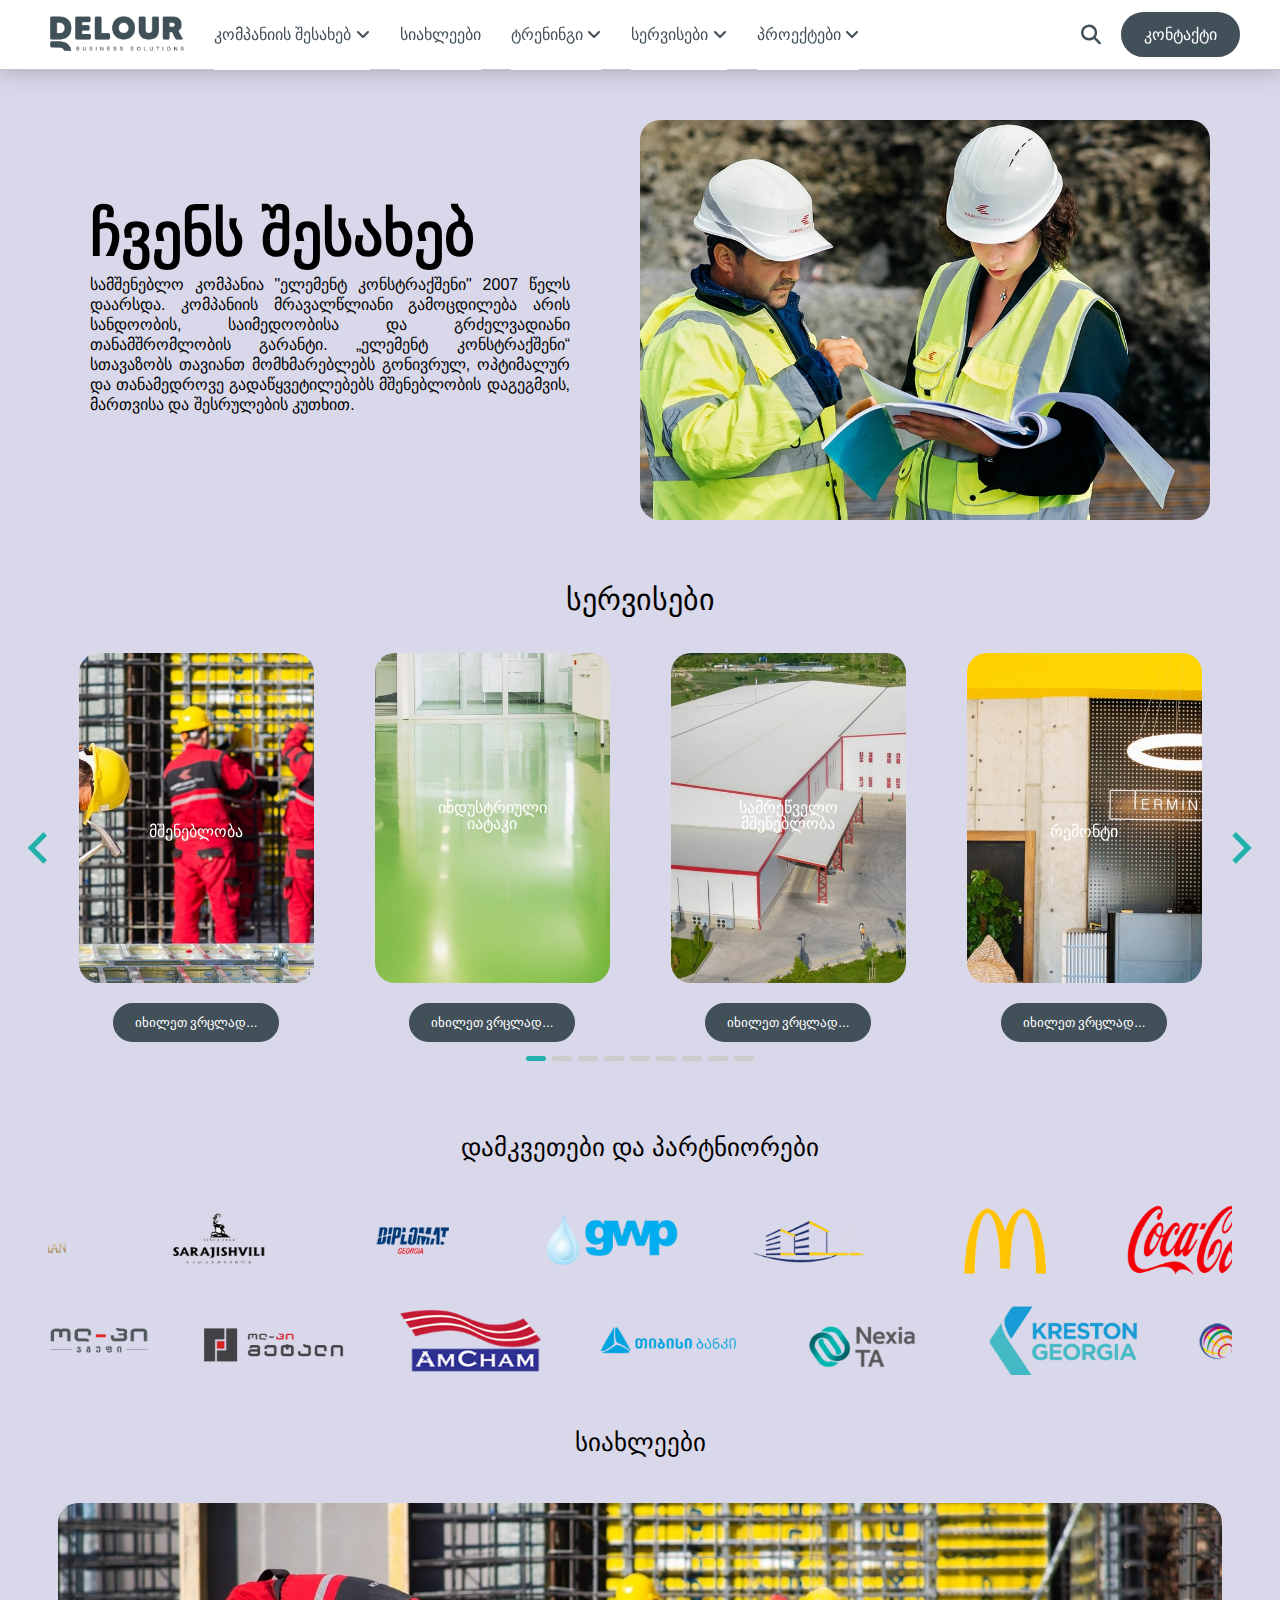
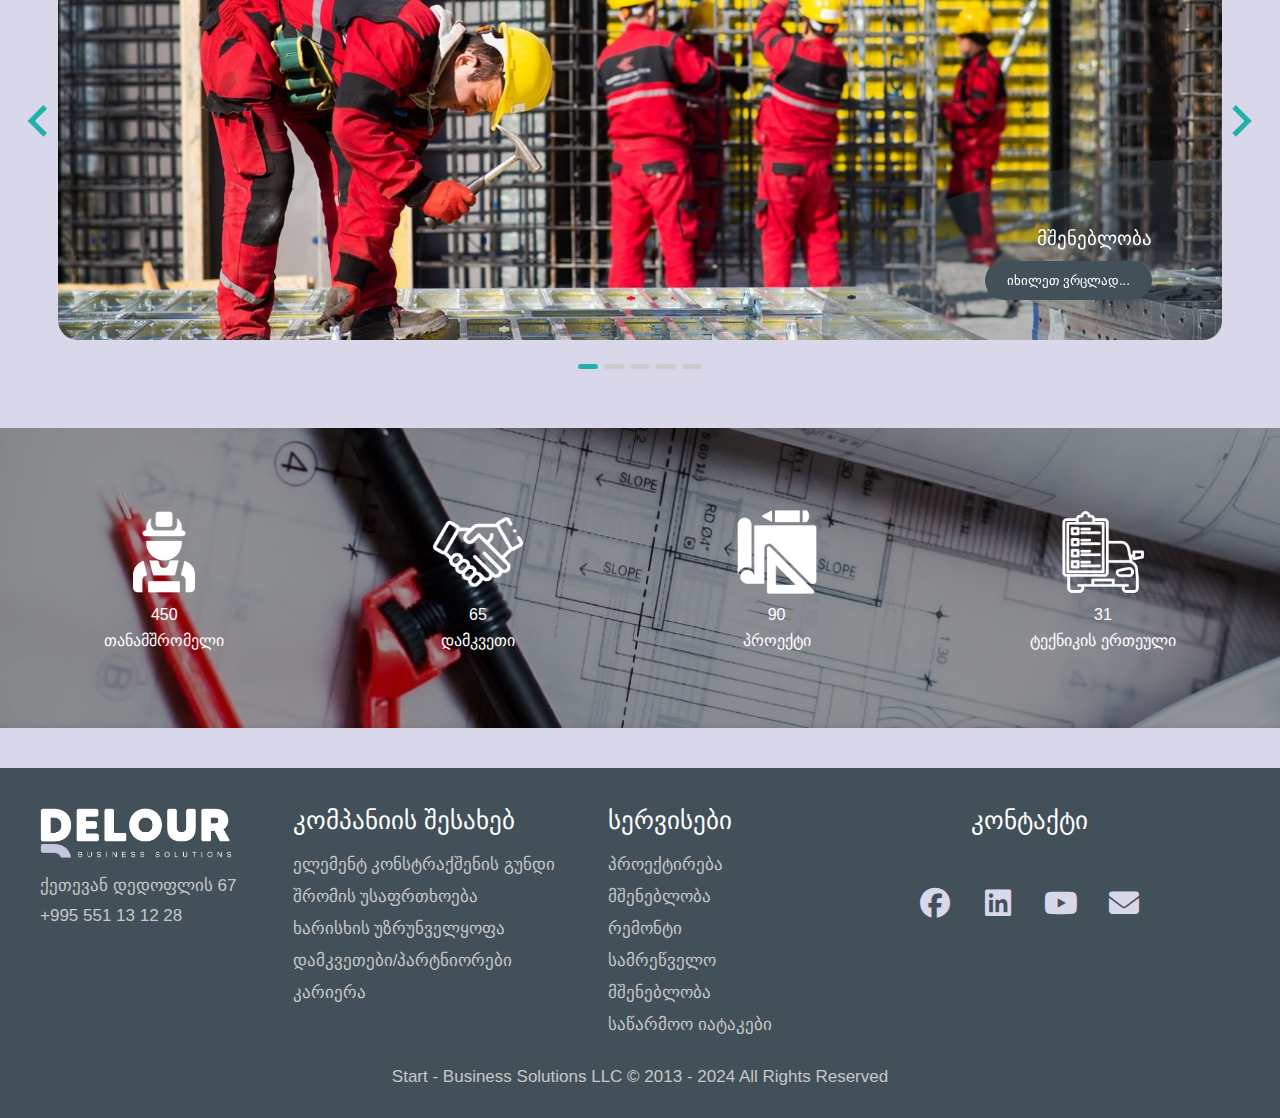
<file: index.html>
<!DOCTYPE html>
<html lang="ka">
  <head>
    <meta charset="UTF-8" />
    <meta name="viewport" content="width=device-width, initial-scale=1.0" />
    <title>Element Construction</title>
    <link
      rel="stylesheet"
      href="https://cdnjs.cloudflare.com/ajax/libs/font-awesome/6.5.1/css/all.min.css"
    />

    <link rel="stylesheet" href="styles/splide-sea-green.min.css" />
    <link
      rel="stylesheet"
      href="//cdn.web-fonts.ge/fonts/bpg-arial-caps/css/bpg-arial-caps.min.css"
    />
    <link
      rel="stylesheet"
      href="//cdn.web-fonts.ge/fonts/bpg-algeti/css/bpg-algeti.min.css"
    />

    <link rel="stylesheet" href="styles/reset.css" />
    <link rel="stylesheet" href="styles/style.css" />
    <link rel="stylesheet" href="styles/media.css" />
  </head>
  <body>
    <header class="header" id="header">
      <nav class="navbar" id="navbar">
        <div class="thousand">
          <img
            class="delour"
            src="images/delourlogoo-removebg-preview.png"
            alt="delour logo"
          />
        </div>
        <div class="burgerBar" id="burgerBar">
          <div class="line"></div>
          <div class="line"></div>
          <div class="line"></div>
        </div>
        <div class="menu" id="menu">
          <div class="search-container">
            <i class="fas fa-search search-icon"></i>
            <input type="text" id="searchInput" placeholder="ძიება" />
          </div>
          <ul>
            <li>
              <button class="bar" type="button">
                <i class="fa-solid fa-business-time"></i>
                კომპანიის შესახებ
                <i class="fa-solid fa-angle-up arrow-icon"></i>
              </button>
              <div class="sub-menu">
                <ul>
                  <li>
                    <button
                      class="data bar"
                      type="button"
                      data-link="/html/crew.html"
                    >
                      ელემენტ კონსტრაქშენის გუნდი
                    </button>
                  </li>
                  <li>
                    <button
                      class="data bar"
                      type="button"
                      data-link="/html/workingsafety.html"
                    >
                      შრომის უსაფრთხოება
                    </button>
                  </li>
                  <li>
                    <button
                      class="data bar"
                      type="button"
                      data-link="/html/qualitycontrol.html"
                    >
                      ხარისხის უზრუნველყოფა
                    </button>
                  </li>
                  <li>
                    <button
                      class="data bar"
                      type="button"
                      data-link="/html/partners.html"
                    >
                      დამკვეთები/პარტნიორები
                    </button>
                  </li>
                  <li>
                    <button
                      class="data bar"
                      type="button"
                      data-link="/html/Career.html"
                    >
                      კარიერა
                    </button>
                  </li>
                </ul>
              </div>
            </li>
            <li>
              <button class="data bar" type="button" data-link="/html/new.html">
                <i class="fa-solid fa-newspaper"></i>
                სიახლეები
              </button>
            </li>
            <li>
              <button class="data bar" type="button" data-link="/html/">
                <i class="fa-solid fa-clipboard"></i>
                ტრენინგი
              </button>
            </li>
            <li>
              <button class="bar" type="button">
                <i class="fa-regular fa-folder-open"></i>
                სერვისები
                <i class="fa-solid fa-angle-up arrow-icon"></i>
              </button>
              <div class="sub-menu">
                <ul>
                  <li>
                    <button
                      class="data bar"
                      type="button"
                      data-link="/html/project.html"
                    >
                      FOODPRO
                    </button>
                  </li>
                  <li>
                    <button
                      class="data bar"
                      type="button"
                      data-link="/html/building.html"
                    >
                      FOODCERT
                    </button>
                  </li>
                  <li>
                    <button
                      class="data bar"
                      type="button"
                      data-link="/html/repair.html"
                    >
                      HORECA START
                    </button>
                  </li>
                  <li>
                    <button
                      class="data bar"
                      type="button"
                      data-link="/html/Industrialconstruction.html"
                    >
                      FOODCO
                    </button>
                  </li>
                  <li>
                    <button
                      class="data bar"
                      type="button"
                      data-link="/html/productionfloors.html"
                    >
                      Export & Import consultant
                    </button>
                  </li>
                  <li>
                    <button
                      class="data bar"
                      type="button"
                      data-link="/html/productionfloors.html"
                    >
                      კრიზის მენეჯმენტი
                    </button>
                  </li>
                </ul>
              </div>
            </li>
            <li>
              <button class="bar" type="button">
                <i class="fa-solid fa-diagram-project"></i>
                პროექტები
                <i class="fa-solid fa-angle-up arrow-icon"></i>
              </button>
              <div class="sub-menu">
                <ul>
                  <li>
                    <button
                      class="data bar"
                      type="button"
                      data-link="/html/finished.html"
                    >
                      დასრულებული
                    </button>
                  </li>
                  <li>
                    <button
                      class="data bar"
                      type="button"
                      data-link="/html/Currentprojects.html"
                    >
                      დაუსრულებელი
                    </button>
                  </li>
                </ul>
              </div>
            </li>
          </ul>
        </div>
        <div class="left-navbar">
          <ul class="left-navbar-list">
            <li>
              <a class="deloura" href="index.html">
                <img
                  class="delour"
                  src="images/delourlogoo-removebg-preview.png"
                  alt="delour logo"
                />
              </a>
            </li>
            <li class="dropdown">
              <button class="dropbtn">
                კომპანიის შესახებ
                <i class="fa-solid fa-angle-down dropdown-arrow"></i>
              </button>
              <ul class="dropdown-content">
                <li></li>
                <li>
                  <a href="html/crew.html">გუნდი</a>
                </li>
                <li>
                  <a href="html/workingsafety.html">შრომის უსაფრთხოება</a>
                </li>
                <li>
                  <a href="html/qualitycontrol.html">ხარისხის უზრუნველყოფა</a>
                </li>
                <li>
                  <a href="html/partners.html">დამკვეთები/პარტნიორები</a>
                </li>
                <li>
                  <a href="html/Career.html">კარიერა</a>
                </li>
              </ul>
            </li>
            <li>
              <button class="dropbtn data" data-link="html/new.html">
                სიახლეები
              </button>
            </li>
            <li class="dropdown">
              <button class="dropbtn">
                ტრენინგი
                <i class="fa-solid fa-angle-down dropdown-arrow"></i>
              </button>
              <ul class="dropdown-content">
                <li></li>
                <li>
                  <a>გუნდი</a>
                </li>
                <li>
                  <a>შრომის უსაფრთხოება</a>
                </li>
                <li>
                  <a>ხარისხის უზრუნველყოფა</a>
                </li>
                <li>
                  <a>დამკვეთები/პარტნიორები</a>
                </li>
                <li>
                  <a>კარიერა</a>
                </li>
              </ul>
            </li>
            <li class="dropdown">
              <button class="dropbtn">
                სერვისები
                <i class="fa-solid fa-angle-down dropdown-arrow"></i>
              </button>
              <ul class="dropdown-content">
                <li></li>
                <li>
                  <a href="html/repair.html">FOODPRO</a>
                </li>
                <li>
                  <a href="html/building.html">FOODCERT</a>
                </li>
                <li>
                  <a href="html/productionfloors.html">HORECA START</a>
                </li>
                <li>
                  <a href="html/Industrialconstruction.html">FOODCO</a>
                </li>
                <li>
                  <a href="html/project.html">Export & IMport consultant</a>
                </li>
                <li>
                  <a href="html/project.html">კრიზის მენეჯმენტი</a>
                </li>
              </ul>
            </li>
            <li class="dropdown">
              <button class="dropbtn">
                პროექტები
                <i class="fa-solid fa-angle-down dropdown-arrow"></i>
              </button>
              <ul class="dropdown-content">
                <li></li>
                <li>
                  <a href="html/finished.html">დასრულებული</a>
                </li>
                <li>
                  <a href="html/Currentprojects.html">მიმდინარე</a>
                </li>
              </ul>
            </li>
          </ul>
        </div>
        <div class="right-navbar">
          <a id="searchIcon"><i class="fas fa-search search-icon1"></i></a>
          <button class="contactButton data" data-link="html/contact.html">
            კონტაქტი
          </button>
        </div>
      </nav>
      <div class="search-results" id="searchResults">
        <div class="input-container">
          <i class="fas fa-search search-icon"></i>
          <input type="text" placeholder="ძიება" />
        </div>
        <ul></ul>
      </div>
    </header>
    <main>
      <section>
        <div class="about-container">
          <div class="about-container2">
            <h1>ჩვენს შესახებ</h1>
            <p>
              სამშენებლო კომპანია "ელემენტ კონსტრაქშენი" 2007 წელს დაარსდა.
              კომპანიის მრავალწლიანი გამოცდილება არის სანდოობის, საიმედოობისა და
              გრძელვადიანი თანამშრომლობის გარანტი. „ელემენტ კონსტრაქშენი“
              სთავაზობს თავიანთ მომხმარებლებს გონივრულ, ოპტიმალურ და თანამედროვე
              გადაწყვეტილებებს მშენებლობის დაგეგმვის, მართვისა და შესრულების
              კუთხით.
            </p>
          </div>
          <img
            class="forever-bike"
            src="images/construction3.jpg"
            alt="construction image"
          />
        </div>
      </section>
      <section class="section">
        <div class="title-container">
          <h3>სერვისები</h3>
        </div>
        <div id="carousel1" class="splide slide1">
          <div class="splide__track">
            <ul class="splide__list">
              <li class="splide__slide">
                <img src="images/slider1.jpg" alt="building image" />
                <div class="img-info">
                  <h2>მშენებლობა</h2>
                </div>
                <button class="data more" data-link="html/building.html">
                  იხილეთ ვრცლად...
                </button>
              </li>
              <li class="splide__slide">
                <img src="images/slider2.jpg" alt="floor image" />
                <div class="img-info">
                  <h2>ინდუსტრიული იატაკი</h2>
                </div>
                <button
                  class="data more"
                  data-link="html/productionfloors.html"
                >
                  იხილეთ ვრცლად...
                </button>
              </li>
              <li class="splide__slide">
                <img src="images/slider3.jpg" alt="factory image" />
                <div class="img-info">
                  <h2>სამრეწველო მშენებლობა</h2>
                </div>
                <button
                  class="data more"
                  data-link="/html/Industrialconstruction.html"
                >
                  იხილეთ ვრცლად...
                </button>
              </li>
              <li class="splide__slide">
                <img src="images/slider4.jpg" alt="repair image" />
                <div class="img-info">
                  <h2>რემონტი</h2>
                </div>
                <button class="data more" data-link="/html/repair.html">
                  იხილეთ ვრცლად...
                </button>
              </li>
              <li class="splide__slide">
                <img src="images/slider5.png" alt="projecting image" />
                <div class="img-info">
                  <h2>პროექტირება</h2>
                </div>
                <button class="data more" data-link="/html/project.html">
                  იხილეთ ვრცლად...
                </button>
              </li>
              <li class="splide__slide">
                <img src="images/slider1.jpg" alt="building image" />
                <div class="img-info">
                  <h2>მშენებლობა</h2>
                </div>
                <button class="data more" data-link="html/building.html">
                  იხილეთ ვრცლად...
                </button>
              </li>
              <li class="splide__slide">
                <img src="images/slider2.jpg" alt="floor image" />
                <div class="img-info">
                  <h2>ინდუსტრიული იატაკი</h2>
                </div>
                <button
                  class="data more"
                  data-link="html/productionfloors.html"
                >
                  იხილეთ ვრცლად...
                </button>
              </li>
              <li class="splide__slide">
                <img src="images/slider3.jpg" alt="factory image" />
                <div class="img-info">
                  <h2>სამრეწველო მშენებლობა</h2>
                </div>
                <button
                  class="data more"
                  data-link="/html/Industrialconstruction.html"
                >
                  იხილეთ ვრცლად...
                </button>
              </li>
              <li class="splide__slide">
                <img src="images/slider4.jpg" alt="repair image" />
                <div class="img-info">
                  <h2>რემონტი</h2>
                </div>
                <button class="data more" data-link="/html/repair.html">
                  იხილეთ ვრცლად...
                </button>
              </li>
            </ul>
          </div>
        </div>
      </section>
      <section class="partnersandcustomers">
        <div class="title-container">
          <h4>დამკვეთები და პარტნიორები</h4>
        </div>
        <div class="partners-slide-container">
          <div id="carousel2" class="splide2 splide">
            <div class="splide__track">
              <ul class="splide__list">
                <li class="splide__slide">
                  <img src="images/damkveti1.png" alt="Image 4" />
                </li>
                <li class="splide__slide">
                  <img src="images/damkveti2.png" alt="Image 5" />
                </li>
                <li class="splide__slide">
                  <img src="images/damkveti3.png" alt="Image 6" />
                </li>
                <li class="splide__slide">
                  <img src="images/damkveti4.png" alt="Image 4" />
                </li>
                <li class="splide__slide">
                  <img src="images/damkveti5.png" alt="Image 5" />
                </li>
                <li class="splide__slide">
                  <img src="images/damkveti6.png" alt="Image 6" />
                </li>
                <li class="splide__slide">
                  <img src="images/damkveti7.png" alt="Image 4" />
                </li>
                <li class="splide__slide">
                  <img src="images/damkveti8.png" alt="Image 5" />
                </li>
                <li class="splide__slide">
                  <img src="images/damkveti9.png" alt="Image 6" />
                </li>
              </ul>
            </div>
          </div>
          <div id="carousel3" class="splide splide2">
            <div class="splide__track">
              <ul class="splide__list">
                <li class="splide__slide">
                  <img src="images/partners1.png" alt="Image 4" />
                </li>
                <li class="splide__slide">
                  <img src="images/partners2.png" alt="Image 5" />
                </li>
                <li class="splide__slide">
                  <img src="images/partners3.png" alt="Image 6" />
                </li>
                <li class="splide__slide">
                  <img src="images/partners4.png" alt="Image 4" />
                </li>
                <li class="splide__slide">
                  <img src="images/partners5.png" alt="Image 5" />
                </li>
                <li class="splide__slide">
                  <img src="images/partners6.png" alt="Image 6" />
                </li>
                <li class="splide__slide">
                  <img src="images/partners7.png" alt="Image 4" />
                </li>
                <li class="splide__slide">
                  <img src="images/partners8.png" alt="Image 5" />
                </li>
                <li class="splide__slide">
                  <img src="images/partners9.png" alt="Image 6" />
                </li>
              </ul>
            </div>
          </div>
        </div>
      </section>
      <section class="section2">
        <div class="title-container">
          <h2>სიახლეები</h2>
        </div>
        <div id="carousel4" class="splide slide4">
          <div class="splide__track">
            <ul class="splide__list">
              <li class="splide__slide">
                <img src="images/slider1.jpg" alt="building image" />
                <div class="img-info4">
                  <h2>მშენებლობა</h2>
                  <button class="data more" data-link="html/building.html">
                    იხილეთ ვრცლად...
                  </button>
                </div>
              </li>
              <li class="splide__slide">
                <img src="images/slider2.jpg" alt="floor image" />
                <div class="img-info4">
                  <h2>ინდუსტრიული იატაკი</h2>
                  <button
                    class="data more"
                    data-link="html/productionfloors.html"
                  >
                    იხილეთ ვრცლად...
                  </button>
                </div>
              </li>
              <li class="splide__slide">
                <img src="images/slider3.jpg" alt="factory image" />
                <div class="img-info4">
                  <h2>სამრეწველო მშენებლობა</h2>
                  <button
                    class="data more"
                    data-link="/html/Industrialconstruction.html"
                  >
                    იხილეთ ვრცლად...
                  </button>
                </div>
              </li>
              <li class="splide__slide">
                <img src="images/slider4.jpg" alt="repair image" />
                <div class="img-info4">
                  <h2>რემონტი</h2>
                  <button class="data more" data-link="/html/repair.html">
                    იხილეთ ვრცლად...
                  </button>
                </div>
              </li>
              <li class="splide__slide">
                <img src="images/slider5.png" alt="projecting image" />
                <div class="img-info4">
                  <h2>პროექტირება</h2>
                  <button class="data more" data-link="/html/project.html">
                    იხილეთ ვრცლად...
                  </button>
                </div>
              </li>
            </ul>
          </div>
        </div>
      </section>

      <section>
        <div class="info-container">
          <div class="info-container1">
            <img src="images/builder.png" alt="builde logo" />
            <p>450</p>
            <h4>თანამშრომელი</h4>
          </div>
          <div class="info-container1">
            <img src="images/deal.png" alt="handshake logo" />
            <p>65</p>
            <h4>დამკვეთი</h4>
          </div>
          <div class="info-container1">
            <img src="images/project-management.png" alt="managment logo" />
            <p>90</p>
            <h4>პროექტი</h4>
          </div>
          <div class="info-container1">
            <img src="images/service.png" alt="service logo" />
            <p>31</p>
            <h4>ტექნიკის ერთეული</h4>
          </div>
        </div>
      </section>
    </main>
    <footer>
      <div class="footer-container">
        <div class="one-container">
          <img src="images/delourlogoo.jpg" alt="delour logo" />
          <ul>
            <li>
              <p>ქეთევან დედოფლის 67</p>
            </li>
            <li>
              <p>+995 551 13 12 28</p>
            </li>
          </ul>
        </div>
        <div class="one-container">
          <h4>კომპანიის შესახებ</h4>
          <ul>
            <li>
              <a href="html/crew.html">ელემენტ კონსტრაქშენის გუნდი</a>
            </li>
            <li>
              <a href="html/workingsafety.html">შრომის უსაფრთხოება</a>
            </li>
            <li>
              <a href="html/qualitycontrol.html">ხარისხის უზრუნველყოფა</a>
            </li>
            <li>
              <a href="html/partners.html">დამკვეთები/პარტნიორები</a>
            </li>
            <li>
              <a href="html/Career.html">კარიერა</a>
            </li>
          </ul>
        </div>
        <div class="one-container media800">
          <h4>სერვისები</h4>
          <ul>
            <li>
              <a href="html/project.html">პროექტირება</a>
            </li>
            <li>
              <a href="html/building.html">მშენებლობა</a>
            </li>
            <li>
              <a href="html/repair.html">რემონტი</a>
            </li>
            <li>
              <a href="html/Industrialconstruction.html"
                >სამრეწველო მშენებლობა</a
              >
            </li>
            <li>
              <a href="html/productionfloors.html">საწარმოო იატაკები</a>
            </li>
          </ul>
        </div>
        <div class="one-container-contacts">
          <h4>კონტაქტი</h4>
          <ul class="contact-ul">
            <li>
              <a><i class="fa-brands fa-facebook"></i></a>
            </li>
            <li>
              <a><i class="fa-brands fa-linkedin"></i></a>
            </li>
            <li>
              <a><i class="fa-brands fa-youtube"></i></a>
            </li>
            <li>
              <a><i class="fa-solid fa-envelope"></i></a>
            </li>
          </ul>
        </div>
      </div>
      <div class="licence">
        <p>Start - Business Solutions LLC © 2013 - 2024 All Rights Reserved</p>
      </div>
    </footer>
    <script src="js/splide.min.js"></script>
    <script src="js/splide-extension-auto-scroll.min.js"></script>
    <script type="module" src="js/script.js"></script>
  </body>
</html>
</file>
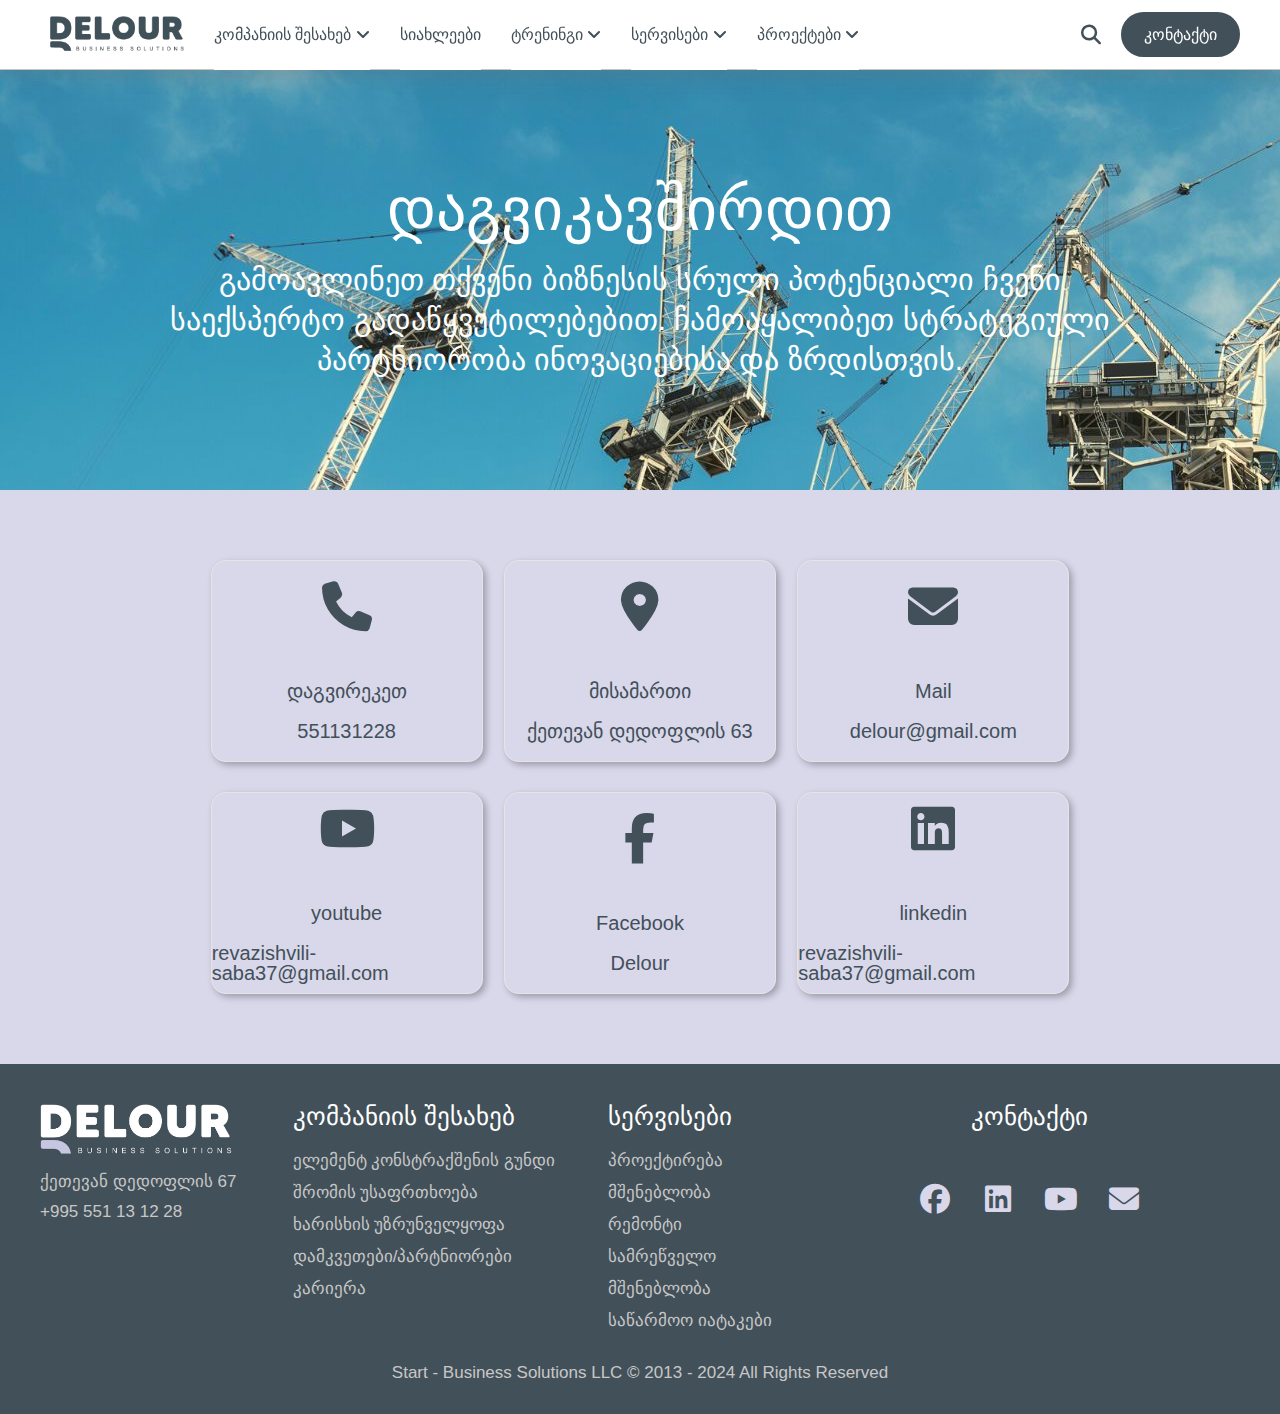
<file: html/contact.html>
<!DOCTYPE html>
<html lang="ka">
  <head>
    <meta charset="UTF-8" />
    <meta name="viewport" content="width=device-width, initial-scale=1.0" />
    <title>კონტაქტი</title>
    <link
      rel="stylesheet"
      href="https://cdnjs.cloudflare.com/ajax/libs/font-awesome/6.5.1/css/all.min.css"
    />
    <link
      rel="stylesheet"
      href="//cdn.web-fonts.ge/fonts/bpg-arial-caps/css/bpg-arial-caps.min.css"
    />
    <link
      rel="stylesheet"
      href="//cdn.web-fonts.ge/fonts/bpg-algeti/css/bpg-algeti.min.css"
    />
    <link rel="stylesheet" href="../styles/reset.css" />
    <link rel="stylesheet" href="../styles/style.css" />
    <link rel="stylesheet" href="../styles/media.css" />
  </head>
  <body>
    <header class="header" id="header">
      <nav class="navbar" id="navbar">
        <div class="burgerBar" id="burgerBar">
          <div class="line"></div>
          <div class="line"></div>
          <div class="line"></div>
        </div>
        <div class="menu" id="menu">
          <div class="search-container">
            <i class="fas fa-search search-icon"></i>
            <input type="text" id="searchInput" placeholder="ძიება" />
          </div>
          <ul>
            <li>
              <button class="bar" type="button">
                <i class="fa-solid fa-business-time"></i>
                <p>კომპანიის შესახებ</p>
                <i class="fa-solid fa-angle-up arrow-icon"></i>
              </button>
              <div class="sub-menu">
                <ul>
                  <li>
                    <button
                      class="data bar"
                      type="button"
                      data-link="crew.html"
                    >
                      ელემენტ კონსტრაქშენის გუნდი
                    </button>
                  </li>
                  <li>
                    <button
                      class="data bar"
                      type="button"
                      data-link="workingsafety.html"
                    >
                      შრომის უსაფრთხოება
                    </button>
                  </li>
                  <li>
                    <button
                      class="data bar"
                      type="button"
                      data-link="qualitycontrol.html"
                    >
                      ხარისხის უზრუნველყოფა
                    </button>
                  </li>
                  <li>
                    <button
                      class="data bar"
                      type="button"
                      data-link="partners.html"
                    >
                      დამკვეთები/პარტნიორები
                    </button>
                  </li>
                  <li>
                    <button
                      class="data bar"
                      type="button"
                      data-link="Career.html"
                    >
                      კარიერა
                    </button>
                  </li>
                </ul>
              </div>
            </li>
            <li>
              <button class="data bar" type="button" data-link="new.html">
                <i class="fa-solid fa-newspaper"></i>
                <p>სიახლეები</p>
              </button>
            </li>
            <li>
              <button class="data bar" type="button" data-link="/html/">
                <i class="fa-solid fa-clipboard"></i>
                <p>ტრენინგი</p>
              </button>
            </li>
            <li>
              <button class="bar" type="button">
                <i class="fa-regular fa-folder-open"></i>
                <p>სერვისები</p>
                <i class="fa-solid fa-angle-up arrow-icon"></i>
              </button>
              <div class="sub-menu">
                <ul>
                  <li>
                    <button
                      class="data bar"
                      type="button"
                      data-link="project.html"
                    >
                      პროექტირება
                    </button>
                  </li>
                  <li>
                    <button
                      class="data bar"
                      type="button"
                      data-link="building.html"
                    >
                      მშენებლობა
                    </button>
                  </li>
                  <li>
                    <button
                      class="data bar"
                      type="button"
                      data-link="repair.html"
                    >
                      რემონტი
                    </button>
                  </li>
                  <li>
                    <button
                      class="data bar"
                      type="button"
                      data-link="Industrialconstruction.html"
                    >
                      სამრეწველო მშენებლობა
                    </button>
                  </li>
                  <li>
                    <button
                      class="data bar"
                      type="button"
                      data-link="productionfloors.html"
                    >
                      საწარმოო იტაკები
                    </button>
                  </li>
                </ul>
              </div>
            </li>
            <li>
              <button class="bar" type="button">
                <i class="fa-solid fa-diagram-project"></i>
                <p>პროექტები</p>
                <i class="fa-solid fa-angle-up arrow-icon"></i>
              </button>
              <div class="sub-menu">
                <ul>
                  <li>
                    <button
                      class="data bar"
                      type="button"
                      data-link="finished.html"
                    >
                      დასრულებული
                    </button>
                  </li>
                  <li>
                    <button
                      class="data bar"
                      type="button"
                      data-link="Currentprojects.html"
                    >
                      დაუსრულებელი
                    </button>
                  </li>
                </ul>
              </div>
            </li>
          </ul>
        </div>
        <div class="left-navbar">
          <ul class="left-navbar-list">
            <li>
              <a class="deloura" href="../index.html">
                <img
                  class="delour"
                  src="../images/delourlogoo-removebg-preview.png"
                  alt="delour logo"
                />
              </a>
            </li>
            <li class="dropdown">
              <button class="dropbtn">
                კომპანიის შესახებ
                <i class="fa-solid fa-angle-down dropdown-arrow"></i>
              </button>
              <ul class="dropdown-content">
                <li></li>
                <li>
                  <a href="crew.html">გუნდი</a>
                </li>
                <li>
                  <a href="workingsafety.html">შრომის უსაფრთხოება</a>
                </li>
                <li>
                  <a href="qualitycontrol.html">ხარისხის უზრუნველყოფა</a>
                </li>
                <li>
                  <a href="partners.html">დამკვეთები/პარტნიორები</a>
                </li>
                <li>
                  <a href="Career.html">კარიერა</a>
                </li>
              </ul>
            </li>
            <li>
              <button class="dropbtn data" data-link="new.html">
                სიახლეები
              </button>
            </li>
            <li class="dropdown">
              <button class="dropbtn">
                ტრენინგი
                <i class="fa-solid fa-angle-down dropdown-arrow"></i>
              </button>
              <ul class="dropdown-content">
                <li></li>
                <li>
                  <a>გუნდი</a>
                </li>
                <li>
                  <a>შრომის უსაფრთხოება</a>
                </li>
                <li>
                  <a>ხარისხის უზრუნველყოფა</a>
                </li>
                <li>
                  <a>დამკვეთები/პარტნიორები</a>
                </li>
                <li>
                  <a>კარიერა</a>
                </li>
              </ul>
            </li>
            <li class="dropdown">
              <button class="dropbtn">
                სერვისები
                <i class="fa-solid fa-angle-down dropdown-arrow"></i>
              </button>
              <ul class="dropdown-content">
                <li></li>
                <li>
                  <a href="repair.html">რემონტი</a>
                </li>
                <li>
                  <a href="building.html">მეშენებლობა</a>
                </li>
                <li>
                  <a href="productionfloors.html">ინდუსტრიული იატაკი</a>
                </li>
                <li>
                  <a href="Industrialconstruction.html"
                    >სამრეწველო მშენებლობა</a
                  >
                </li>
                <li>
                  <a href="project.html">პროექტირება</a>
                </li>
              </ul>
            </li>
            <li class="dropdown">
              <button class="dropbtn">
                პროექტები
                <i class="fa-solid fa-angle-down dropdown-arrow"></i>
              </button>
              <ul class="dropdown-content">
                <li></li>
                <li>
                  <a href="finished.html">დასრულებული</a>
                </li>
                <li>
                  <a href="Currentprojects.html">მიმდინარე</a>
                </li>
              </ul>
            </li>
          </ul>
        </div>
        <div class="right-navbar">
          <a id="searchIcon"><i class="fas fa-search search-icon1"></i></a>
          <button class="contactButton data" data-link="html/contact.html">
            კონტაქტი
          </button>
        </div>
      </nav>
      <div class="search-results" id="searchResults">
        <div class="input-container">
          <i class="fas fa-search search-icon"></i>
          <input type="text" placeholder="ძიება" />
        </div>
        <ul></ul>
      </div>
    </header>
    <main>
      <section>
        <div class="contact-page">
          <div class="contact-paragraph">
            <h1>დაგვიკავშირდით</h1>
            <p>
              გამოავლინეთ თქვენი ბიზნესის სრული პოტენციალი ჩვენი საექსპერტო
              გადაწყვეტილებებით. ჩამოაყალიბეთ სტრატეგიული პარტნიორობა
              ინოვაციებისა და ზრდისთვის.
            </p>
          </div>
        </div>
      </section>
      <section>
        <div class="contact-grid">
          <div class="contact-grid-one">
            <i class="fa-solid fa-phone contact-icon"></i>
            <h2>დაგვირეკეთ</h2>
            <p>551131228</p>
          </div>
          <div class="contact-grid-one">
            <i class="fa-solid fa-location-dot contact-icon"></i>
            <h2>მისამართი</h2>
            <p>ქეთევან დედოფლის 63</p>
          </div>
          <div class="contact-grid-one">
            <i class="fa-solid fa-envelope contact-icon"></i>
            <h2>Mail</h2>
            <p>delour@gmail.com</p>
          </div>
          <div class="contact-grid-one">
            <i class="fa-brands fa-youtube contact-icon"></i>
            <h2>youtube</h2>
            <p>revazishvili-saba37@gmail.com</p>
          </div>
          <div class="contact-grid-one">
            <i class="fa-brands fa-facebook-f contact-icon"></i>
            <h2>Facebook</h2>
            <p>Delour</p>
          </div>
          <div class="contact-grid-one">
            <i class="fa-brands fa-linkedin contact-icon"></i>
            <h2>linkedin</h2>
            <p>revazishvili-saba37@gmail.com</p>
          </div>
        </div>
      </section>
      <footer>
        <div class="footer-container">
          <div class="one-container">
            <img src="../images/delourlogoo.jpg" />
            <ul>
              <li>
                <p>ქეთევან დედოფლის 67</p>
              </li>
              <li>
                <p>+995 551 13 12 28</p>
              </li>
            </ul>
          </div>
          <div class="one-container">
            <h4>კომპანიის შესახებ</h4>
            <ul>
              <li>
                <a href="crew.html">ელემენტ კონსტრაქშენის გუნდი</a>
              </li>
              <li>
                <a href="workingsafety.html">შრომის უსაფრთხოება</a>
              </li>
              <li>
                <a href="qualitycontrol.html">ხარისხის უზრუნველყოფა</a>
              </li>
              <li>
                <a href="partners.html">დამკვეთები/პარტნიორები</a>
              </li>
              <li>
                <a href="Career.html">კარიერა</a>
              </li>
            </ul>
          </div>
          <div class="one-container">
            <h4>სერვისები</h4>
            <ul>
              <li>
                <a href="project.html">პროექტირება</a>
              </li>
              <li>
                <a href="building.html">მშენებლობა</a>
              </li>
              <li>
                <a href="repair.html">რემონტი</a>
              </li>
              <li>
                <a href="Industrialconstruction.html">სამრეწველო მშენებლობა</a>
              </li>
              <li>
                <a href="productionfloors.html">საწარმოო იატაკები</a>
              </li>
            </ul>
          </div>
          <div class="one-container-contacts">
            <h4>კონტაქტი</h4>
            <ul class="contact-ul">
              <li>
                <a><i class="fa-brands fa-facebook"></i></a>
              </li>
              <li>
                <a><i class="fa-brands fa-linkedin"></i></a>
              </li>
              <li>
                <a><i class="fa-brands fa-youtube"></i></a>
              </li>
              <li>
                <a><i class="fa-solid fa-envelope"></i></a>
              </li>
            </ul>
          </div>
        </div>
        <div class="licence">
          <p>
            Start - Business Solutions LLC © 2013 - 2024 All Rights Reserved
          </p>
        </div>
      </footer>
    </main>
    <script src="../js/script.js"></script>
  </body>
</html>
</file>
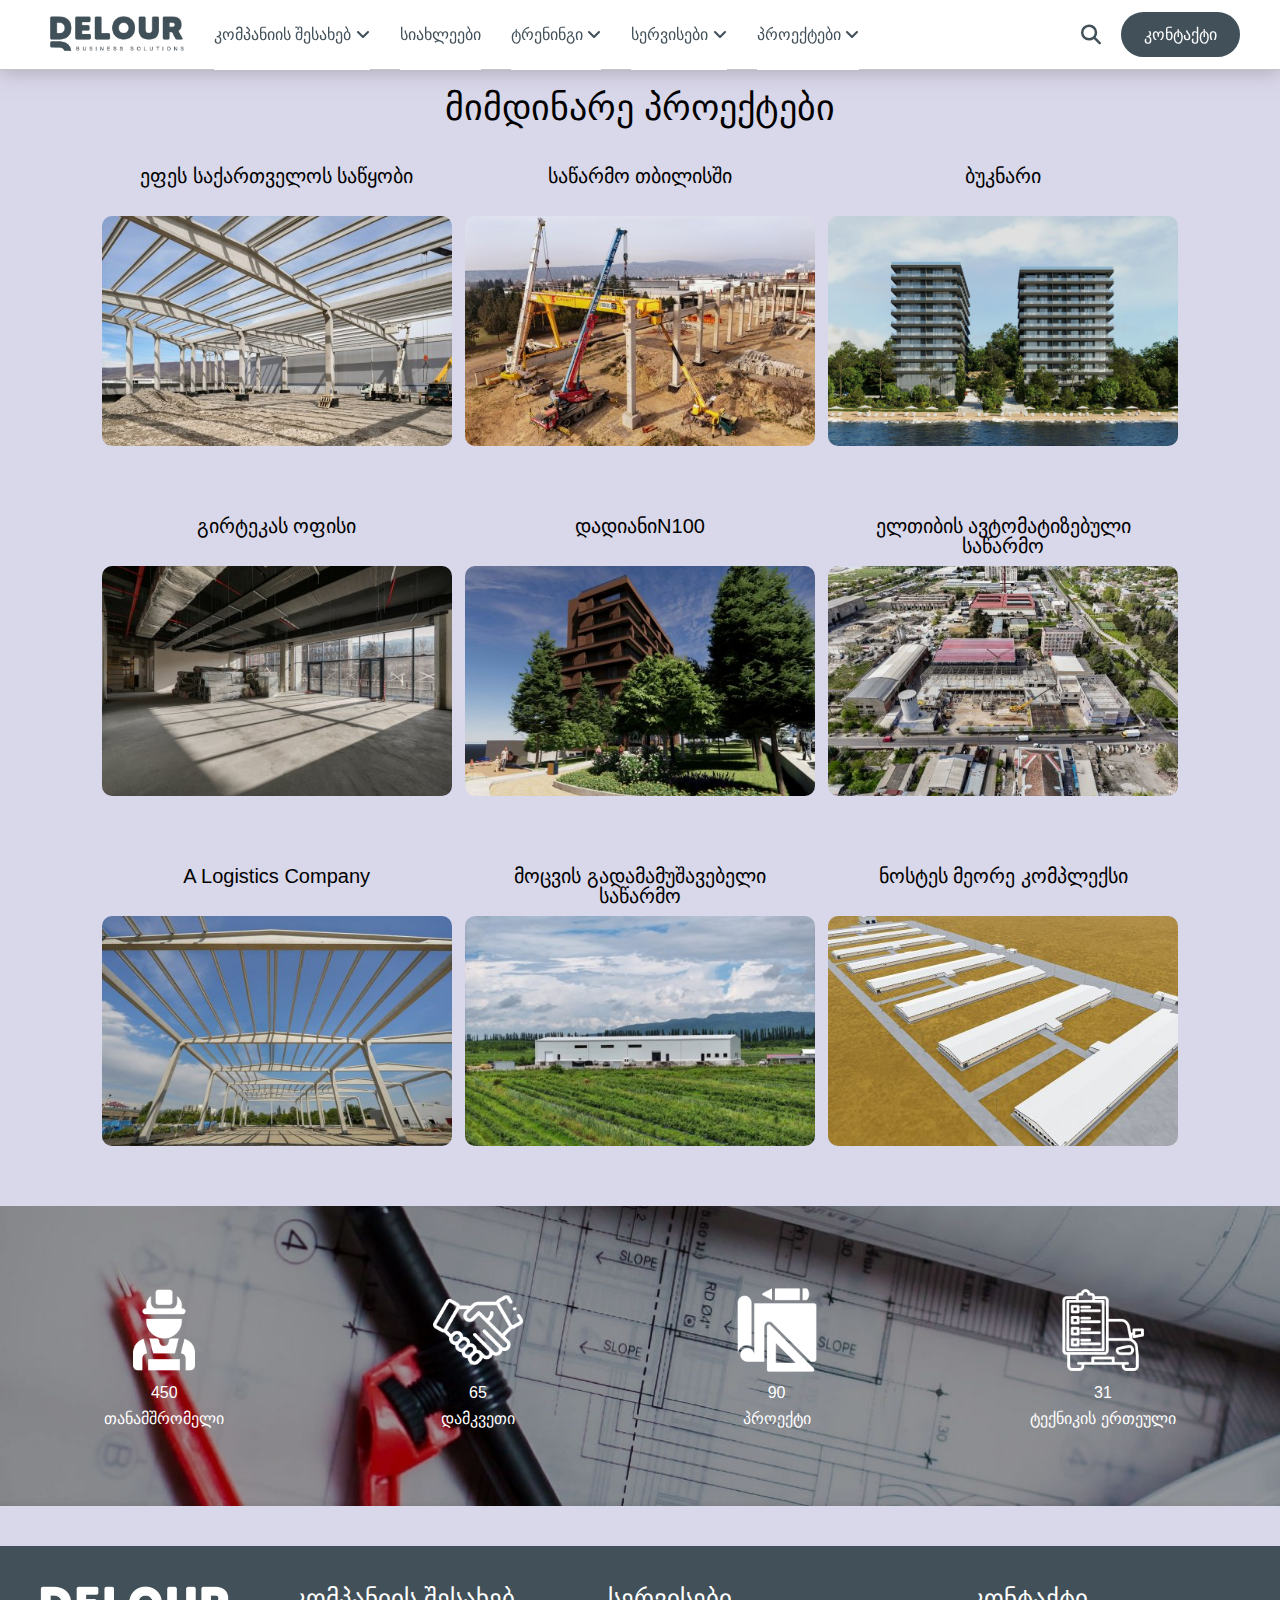
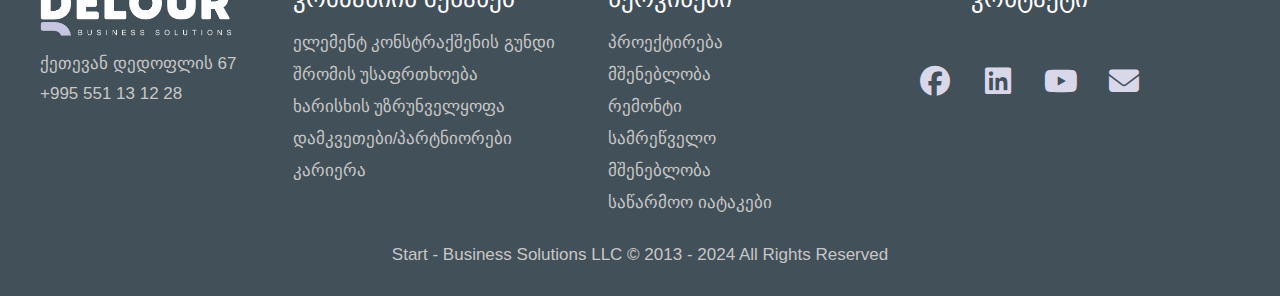
<file: html/Currentprojects.html>
<!DOCTYPE html>
<html lang="ka">
  <head>
    <meta charset="UTF-8" />
    <meta name="viewport" content="width=device-width, initial-scale=1.0" />
    <title>მიმდინარე პროექტები</title>
    <link
      rel="stylesheet"
      href="https://cdnjs.cloudflare.com/ajax/libs/font-awesome/6.5.1/css/all.min.css"
    />
    <link
      rel="stylesheet"
      href="//cdn.web-fonts.ge/fonts/bpg-arial-caps/css/bpg-arial-caps.min.css"
    />
    <link
      rel="stylesheet"
      href="//cdn.web-fonts.ge/fonts/bpg-algeti/css/bpg-algeti.min.css"
    />
    <link rel="stylesheet" href="../styles/reset.css" />
    <link rel="stylesheet" href="../styles/style.css" />
    <link rel="stylesheet" href="../styles/media.css" />
  </head>
  <body>
    <header class="header" id="header">
      <nav class="navbar" id="navbar">
        <div class="burgerBar" id="burgerBar">
          <div class="line"></div>
          <div class="line"></div>
          <div class="line"></div>
        </div>
        <div class="menu" id="menu">
          <div class="search-container">
            <i class="fas fa-search search-icon"></i>
            <input type="text" id="searchInput" placeholder="ძიება" />
          </div>
          <ul>
            <li>
              <button class="bar" type="button">
                <i class="fa-solid fa-business-time"></i>
                <p>კომპანიის შესახებ</p>
                <i class="fa-solid fa-angle-up arrow-icon"></i>
              </button>
              <div class="sub-menu">
                <ul>
                  <li>
                    <button
                      class="data bar"
                      type="button"
                      data-link="crew.html"
                    >
                      ელემენტ კონსტრაქშენის გუნდი
                    </button>
                  </li>
                  <li>
                    <button
                      class="data bar"
                      type="button"
                      data-link="workingsafety.html"
                    >
                      შრომის უსაფრთხოება
                    </button>
                  </li>
                  <li>
                    <button
                      class="data bar"
                      type="button"
                      data-link="qualitycontrol.html"
                    >
                      ხარისხის უზრუნველყოფა
                    </button>
                  </li>
                  <li>
                    <button
                      class="data bar"
                      type="button"
                      data-link="partners.html"
                    >
                      დამკვეთები/პარტნიორები
                    </button>
                  </li>
                  <li>
                    <button
                      class="data bar"
                      type="button"
                      data-link="Career.html"
                    >
                      კარიერა
                    </button>
                  </li>
                </ul>
              </div>
            </li>
            <li>
              <button class="data bar" type="button" data-link="new.html">
                <i class="fa-solid fa-newspaper"></i>
                <p>სიახლეები</p>
              </button>
            </li>
            <li>
              <button class="data bar" type="button" data-link="/html/">
                <i class="fa-solid fa-clipboard"></i>
                <p>ტრენინგი</p>
              </button>
            </li>
            <li>
              <button class="bar" type="button">
                <i class="fa-regular fa-folder-open"></i>
                <p>სერვისები</p>
                <i class="fa-solid fa-angle-up arrow-icon"></i>
              </button>
              <div class="sub-menu">
                <ul>
                  <li>
                    <button
                      class="data bar"
                      type="button"
                      data-link="project.html"
                    >
                      პროექტირება
                    </button>
                  </li>
                  <li>
                    <button
                      class="data bar"
                      type="button"
                      data-link="building.html"
                    >
                      მშენებლობა
                    </button>
                  </li>
                  <li>
                    <button
                      class="data bar"
                      type="button"
                      data-link="repair.html"
                    >
                      რემონტი
                    </button>
                  </li>
                  <li>
                    <button
                      class="data bar"
                      type="button"
                      data-link="Industrialconstruction.html"
                    >
                      სამრეწველო მშენებლობა
                    </button>
                  </li>
                  <li>
                    <button
                      class="data bar"
                      type="button"
                      data-link="productionfloors.html"
                    >
                      საწარმოო იტაკები
                    </button>
                  </li>
                </ul>
              </div>
            </li>
            <li>
              <button class="bar" type="button">
                <i class="fa-solid fa-diagram-project"></i>
                <p>პროექტები</p>
                <i class="fa-solid fa-angle-up arrow-icon"></i>
              </button>
              <div class="sub-menu">
                <ul>
                  <li>
                    <button
                      class="data bar"
                      type="button"
                      data-link="finished.html"
                    >
                      დასრულებული
                    </button>
                  </li>
                  <li>
                    <button
                      class="data bar"
                      type="button"
                      data-link="Currentprojects.html"
                    >
                      დაუსრულებელი
                    </button>
                  </li>
                </ul>
              </div>
            </li>
          </ul>
        </div>
        <div class="left-navbar">
          <ul class="left-navbar-list">
            <li>
              <a class="deloura" href="../index.html">
                <img
                  class="delour"
                  src="../images/delourlogoo-removebg-preview.png"
                  alt="delour logo"
                />
              </a>
            </li>
            <li class="dropdown">
              <button class="dropbtn">
                კომპანიის შესახებ
                <i class="fa-solid fa-angle-down dropdown-arrow"></i>
              </button>
              <ul class="dropdown-content">
                <li></li>
                <li>
                  <a href="crew.html">გუნდი</a>
                </li>
                <li>
                  <a href="workingsafety.html">შრომის უსაფრთხოება</a>
                </li>
                <li>
                  <a href="qualitycontrol.html">ხარისხის უზრუნველყოფა</a>
                </li>
                <li>
                  <a href="partners.html">დამკვეთები/პარტნიორები</a>
                </li>
                <li>
                  <a href="Career.html">კარიერა</a>
                </li>
              </ul>
            </li>
            <li>
              <button class="dropbtn data" data-link="new.html">
                სიახლეები
              </button>
            </li>
            <li class="dropdown">
              <button class="dropbtn">
                ტრენინგი
                <i class="fa-solid fa-angle-down dropdown-arrow"></i>
              </button>
              <ul class="dropdown-content">
                <li></li>
                <li>
                  <a>გუნდი</a>
                </li>
                <li>
                  <a>შრომის უსაფრთხოება</a>
                </li>
                <li>
                  <a>ხარისხის უზრუნველყოფა</a>
                </li>
                <li>
                  <a>დამკვეთები/პარტნიორები</a>
                </li>
                <li>
                  <a>კარიერა</a>
                </li>
              </ul>
            </li>
            <li class="dropdown">
              <button class="dropbtn">
                სერვისები
                <i class="fa-solid fa-angle-down dropdown-arrow"></i>
              </button>
              <ul class="dropdown-content">
                <li></li>
                <li>
                  <a href="repair.html">რემონტი</a>
                </li>
                <li>
                  <a href="building.html">მეშენებლობა</a>
                </li>
                <li>
                  <a href="productionfloors.html">ინდუსტრიული იატაკი</a>
                </li>
                <li>
                  <a href="Industrialconstruction.html"
                    >სამრეწველო მშენებლობა</a
                  >
                </li>
                <li>
                  <a href="project.html">პროექტირება</a>
                </li>
              </ul>
            </li>
            <li class="dropdown">
              <button class="dropbtn">
                პროექტები
                <i class="fa-solid fa-angle-down dropdown-arrow"></i>
              </button>
              <ul class="dropdown-content">
                <li></li>
                <li>
                  <a href="finished.html">დასრულებული</a>
                </li>
                <li>
                  <a href="Currentprojects.html">მიმდინარე</a>
                </li>
              </ul>
            </li>
          </ul>
        </div>
        <div class="right-navbar">
          <a id="searchIcon"><i class="fas fa-search search-icon1"></i></a>
          <button class="contactButton data" data-link="html/contact.html">
            კონტაქტი
          </button>
        </div>
      </nav>
      <div class="search-results" id="searchResults">
        <div class="input-container">
          <i class="fas fa-search search-icon"></i>
          <input type="text" placeholder="ძიება" />
        </div>
        <ul></ul>
      </div>
    </header>
    <main>
      <div class="title-container2">
        <h1>მიმდინარე პროექტები</h1>
      </div>
      <div class="grid-container3">
        <div class="one-grid22">
          <div class="finished-container">
            <h2>ეფეს საქართველოს საწყობი</h2>
            <div class="one-grid one-one">
              <div class="content-container">
                <div class="content" id="content1">
                  <p>დამკვეთი: სს "ლომისი"</p>
                  <p>სამუშაოს ტიპი: ინდუსტრიული მშენებლობა</p>
                  <p>ფართობი: 1800 კვ.მ.</p>
                  <p>ადგილმდებარეობა: ნატახტარი, საქართველო</p>
                </div>
              </div>
            </div>
          </div>
        </div>
        <div class="one-grid22">
          <div class="finished-container">
            <h2>საწარმო თბილისში</h2>
            <div class="one-grid two-two">
              <div class="content-container">
                <div class="content" id="content2">
                  <p>სამუშაოს ტიპი: ინდუსტრიული მშენებლობა</p>
                  <p>ფართობი: 10 000 კვ.მ.</p>
                  <p>ადგილმდებარეობა: თბილისი, საქართველო</p>
                  <p>სპეციფიკა: რკინაბეტონის ანაკრები კონსტრუქციები</p>
                </div>
              </div>
            </div>
          </div>
        </div>
        <div class="one-grid22">
          <div class="finished-container">
            <h2>ბუკნარი</h2>
            <div class="one-grid three-three">
              <div class="content-container">
                <div class="content" id="content3">
                  <p>დამკვეთი: შპს ,,ლისი დეველოპმეტი"</p>
                  <p>სამუშაოს ტიპი: სამშენებლო</p>
                  <p>ფართობი: 11335 კვ.მp></p>
                  <p>ადგილმდებარეობა: აჭარა, საქართველო</p>
                </div>
              </div>
            </div>
          </div>
        </div>
        <div class="one-grid22">
          <div class="finished-container">
            <h2>გირტეკას ოფისი</h2>
            <div class="one-grid four-four">
              <div class="content-container">
                <div class="content" id="content4">
                  <p>დამკვეთი:შპს ,,იბერკომპანი""</p>
                  <p>სამუშაოს ტიპი: სარემონტო სამუშაოები</p>
                  <p>ფართობი: 1 680 კვ.მ</p>
                  <p>ადგილმდებარეობა: თბილისი, საქართველო</p>
                </div>
              </div>
            </div>
          </div>
        </div>
        <div class="one-grid22">
          <div class="finished-container">
            <h2>დადიანიN100</h2>
            <div class="one-grid five-five">
              <div class="content-container">
                <div class="content" id="content5">
                  <p>დამკვეთი: შპს ,,თბილისი ორიენტალი"</p>
                  <p>სამუშაოს ტიპი: სამოქალაქო მშენებლობა</p>
                  <p>ფართობი: 5 000 კვ.მ</p>
                  <p>ადგილმდებარეობა: თბილისი, საქართველო</p>
                </div>
              </div>
            </div>
          </div>
        </div>
        <div class="one-grid22">
          <div class="finished-container">
            <h2>ელთიბის ავტომატიზებული საწარმო</h2>
            <div class="one-grid six-six">
              <div class="content-container">
                <div class="content" id="content6">
                  <p>დამკვეთი: შპს "ელთიბი საწარმო"</p>
                  <p>სამუშაოს ტიპი: ინდუსტრიული მშენებლობა</p>
                  <p>ფართობი: 6 620 კვ.მ.</p>
                  <p>ადგილმდებარეობა: თბილისი, საქართველო</p>
                </div>
              </div>
            </div>
          </div>
        </div>
        <div class="one-grid22">
          <div class="finished-container">
            <h2>A Logistics Company</h2>
            <div class="one-grid seven-seven">
              <div class="content-container">
                <div class="content" id="content7">
                  <p>დამკვეთი: შპს "A Logistics Company"</p>
                  <p>სამუშაოს ტიპი: ინდუსტრიული მშენებლობა</p>
                  <p>ფართობი: 4 800 მ²</p>
                  <p>ადგილმდებარეობა: თბილისი, საქართველო</p>
                </div>
              </div>
            </div>
          </div>
        </div>
        <div class="one-grid22">
          <div class="finished-container">
            <h2>მოცვის გადამამუშავებელი საწარმო</h2>
            <div class="one-grid eight-eight">
              <div class="content-container">
                <div class="content" id="content8">
                  <p>დამკვეთი: შპს ,,გოლდენ ფარმსი"</p>
                  <p>სამუშაოს ტიპი: ინდუსტრიული მშენებლობა</p>
                  <p>ფართობი: 1 340 კვ.მ.</p>
                  <p>ადგილმდებარეობა: სამეგრელო, საქართველო</p>
                </div>
              </div>
            </div>
          </div>
        </div>
        <div class="one-grid22">
          <div class="finished-container">
            <h2>ნოსტეს მეორე კომპლექსი</h2>
            <div class="one-grid nine-nine">
              <div class="content-container">
                <div class="content" id="content9">
                  <p>დამკვეთი: შპს "ჯი პი პი "</p>
                  <p>სამუშაოს ტიპი: პროექტირება, მშენებლობა-მონტაჟი</p>
                  <p>ფართობი: 15 500 მ²</p>
                  <p>ადგილმდებარეობა: კასპი, საქართველო</p>
                </div>
              </div>
            </div>
          </div>
        </div>
      </div>
      <section>
        <div class="info-container">
          <div class="info-container1">
            <img src="../images/builder.png" alt="builde logo" />
            <p>450</p>
            <h4>თანამშრომელი</h4>
          </div>
          <div class="info-container1">
            <img src="../images/deal.png" alt="handshake logo" />
            <p>65</p>
            <h4>დამკვეთი</h4>
          </div>
          <div class="info-container1">
            <img src="../images/project-management.png" alt="managment logo" />
            <p>90</p>
            <h4>პროექტი</h4>
          </div>
          <div class="info-container1">
            <img src="../images/service.png" alt="service logo" />
            <p>31</p>
            <h4>ტექნიკის ერთეული</h4>
          </div>
        </div>
      </section>
    </main>
    <footer>
      <div class="footer-container">
        <div class="one-container">
          <img src="../images/delourlogoo.jpg" />
          <ul>
            <li>
              <p>ქეთევან დედოფლის 67</p>
            </li>
            <li>
              <p>+995 551 13 12 28</p>
            </li>
          </ul>
        </div>
        <div class="one-container">
          <h4>კომპანიის შესახებ</h4>
          <ul>
            <li>
              <a href="crew.html">ელემენტ კონსტრაქშენის გუნდი</a>
            </li>
            <li>
              <a href="workingsafety.html">შრომის უსაფრთხოება</a>
            </li>
            <li>
              <a href="qualitycontrol.html">ხარისხის უზრუნველყოფა</a>
            </li>
            <li>
              <a href="partners.html">დამკვეთები/პარტნიორები</a>
            </li>
            <li>
              <a href="Career.html">კარიერა</a>
            </li>
          </ul>
        </div>
        <div class="one-container">
          <h4>სერვისები</h4>
          <ul>
            <li>
              <a href="project.html">პროექტირება</a>
            </li>
            <li>
              <a href="building.html">მშენებლობა</a>
            </li>
            <li>
              <a href="repair.html">რემონტი</a>
            </li>
            <li>
              <a href="Industrialconstruction.html">სამრეწველო მშენებლობა</a>
            </li>
            <li>
              <a href="productionfloors.html">საწარმოო იატაკები</a>
            </li>
          </ul>
        </div>
        <div class="one-container-contacts">
          <h4>კონტაქტი</h4>
          <ul class="contact-ul">
            <li>
              <a><i class="fa-brands fa-facebook"></i></a>
            </li>
            <li>
              <a><i class="fa-brands fa-linkedin"></i></a>
            </li>
            <li>
              <a><i class="fa-brands fa-youtube"></i></a>
            </li>
            <li>
              <a><i class="fa-solid fa-envelope"></i></a>
            </li>
          </ul>
        </div>
      </div>
      <div class="licence">
        <p>Start - Business Solutions LLC © 2013 - 2024 All Rights Reserved</p>
      </div>
    </footer>
    <script type="module" src="../js/script.js"></script>
  </body>
</html>
</file>
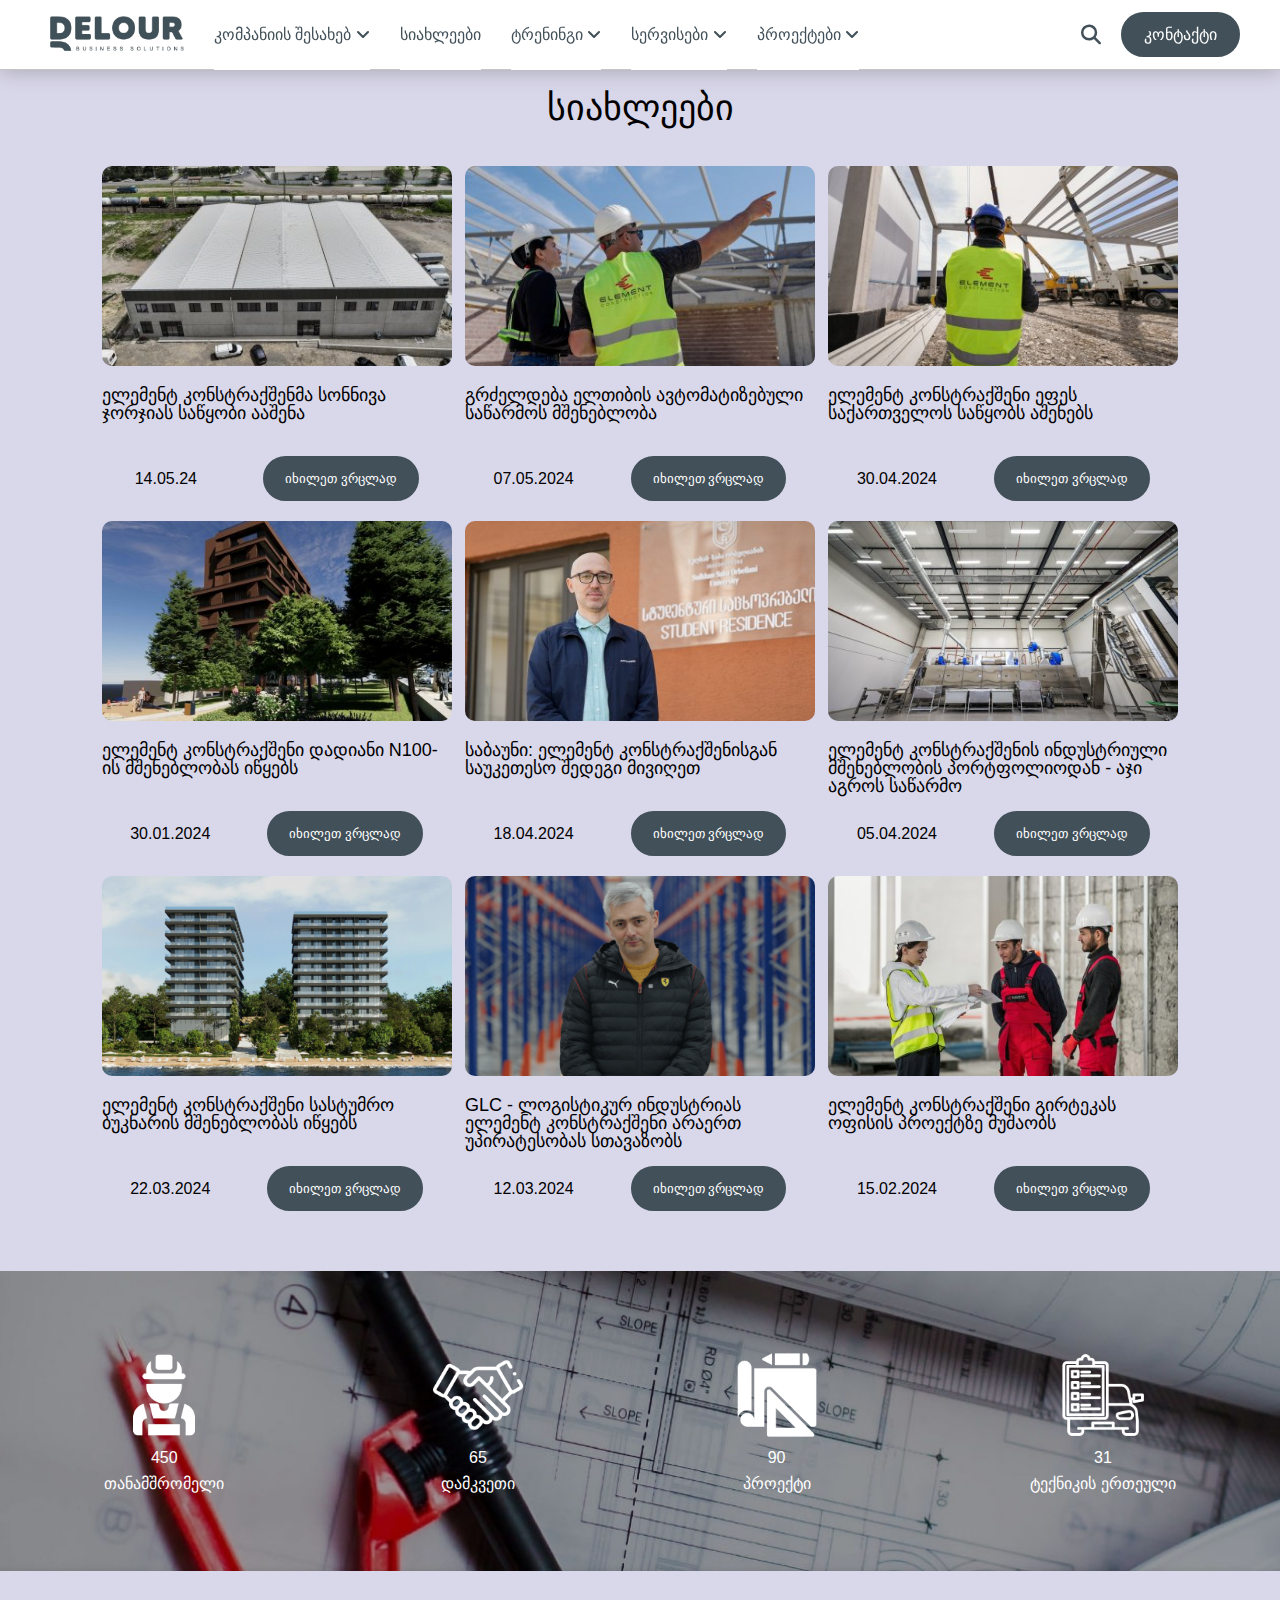
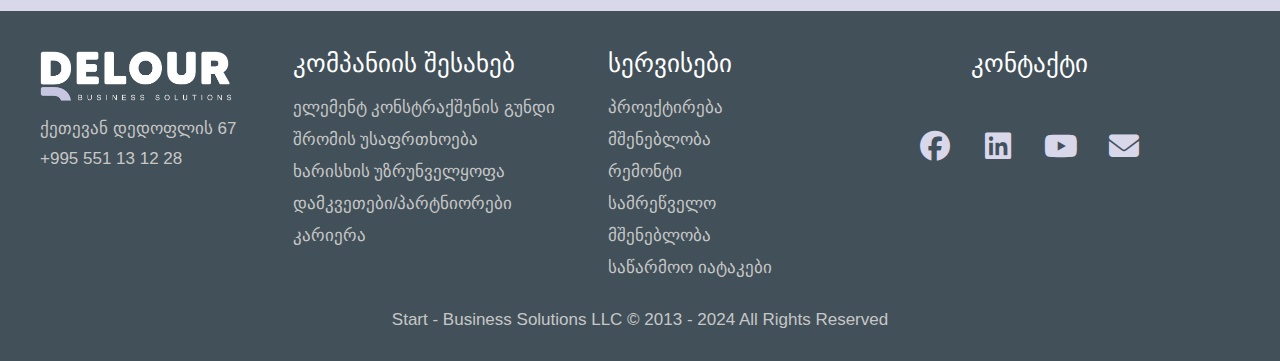
<file: html/new.html>
<!DOCTYPE html>
<html lang="ka">
  <head>
    <meta charset="UTF-8" />
    <meta name="viewport" content="width=device-width, initial-scale=1.0" />
    <title>სიახლეები</title>
    <link
      rel="stylesheet"
      href="https://cdnjs.cloudflare.com/ajax/libs/font-awesome/6.5.1/css/all.min.css"
    />
    <link
      rel="stylesheet"
      href="//cdn.web-fonts.ge/fonts/bpg-arial-caps/css/bpg-arial-caps.min.css"
    />
    <link
      rel="stylesheet"
      href="//cdn.web-fonts.ge/fonts/bpg-algeti/css/bpg-algeti.min.css"
    />
    <link rel="stylesheet" href="../styles/reset.css" />
    <link rel="stylesheet" href="../styles/style.css" />
    <link rel="stylesheet" href="../styles/media.css" />
  </head>
  <body>
    <header class="header" id="header">
      <nav class="navbar" id="navbar">
        <div class="burgerBar" id="burgerBar">
          <div class="line"></div>
          <div class="line"></div>
          <div class="line"></div>
        </div>
        <div class="menu" id="menu">
          <div class="search-container">
            <i class="fas fa-search search-icon"></i>
            <input type="text" id="searchInput" placeholder="ძიება" />
          </div>
          <ul>
            <li>
              <button class="bar" type="button">
                <i class="fa-solid fa-business-time"></i>
                <p>კომპანიის შესახებ</p>
                <i class="fa-solid fa-angle-up arrow-icon"></i>
              </button>
              <div class="sub-menu">
                <ul>
                  <li>
                    <button
                      class="data bar"
                      type="button"
                      data-link="crew.html"
                    >
                      ელემენტ კონსტრაქშენის გუნდი
                    </button>
                  </li>
                  <li>
                    <button
                      class="data bar"
                      type="button"
                      data-link="workingsafety.html"
                    >
                      შრომის უსაფრთხოება
                    </button>
                  </li>
                  <li>
                    <button
                      class="data bar"
                      type="button"
                      data-link="qualitycontrol.html"
                    >
                      ხარისხის უზრუნველყოფა
                    </button>
                  </li>
                  <li>
                    <button
                      class="data bar"
                      type="button"
                      data-link="partners.html"
                    >
                      დამკვეთები/პარტნიორები
                    </button>
                  </li>
                  <li>
                    <button
                      class="data bar"
                      type="button"
                      data-link="Career.html"
                    >
                      კარიერა
                    </button>
                  </li>
                </ul>
              </div>
            </li>
            <li>
              <button class="data bar" type="button" data-link="new.html">
                <i class="fa-solid fa-newspaper"></i>
                <p>სიახლეები</p>
              </button>
            </li>
            <li>
              <button class="data bar" type="button" data-link="/html/">
                <i class="fa-solid fa-clipboard"></i>
                <p>ტრენინგი</p>
              </button>
            </li>
            <li>
              <button class="bar" type="button">
                <i class="fa-regular fa-folder-open"></i>
                <p>სერვისები</p>
                <i class="fa-solid fa-angle-up arrow-icon"></i>
              </button>
              <div class="sub-menu">
                <ul>
                  <li>
                    <button
                      class="data bar"
                      type="button"
                      data-link="project.html"
                    >
                      პროექტირება
                    </button>
                  </li>
                  <li>
                    <button
                      class="data bar"
                      type="button"
                      data-link="building.html"
                    >
                      მშენებლობა
                    </button>
                  </li>
                  <li>
                    <button
                      class="data bar"
                      type="button"
                      data-link="repair.html"
                    >
                      რემონტი
                    </button>
                  </li>
                  <li>
                    <button
                      class="data bar"
                      type="button"
                      data-link="Industrialconstruction.html"
                    >
                      სამრეწველო მშენებლობა
                    </button>
                  </li>
                  <li>
                    <button
                      class="data bar"
                      type="button"
                      data-link="productionfloors.html"
                    >
                      საწარმოო იტაკები
                    </button>
                  </li>
                </ul>
              </div>
            </li>
            <li>
              <button class="bar" type="button">
                <i class="fa-solid fa-diagram-project"></i>
                <p>პროექტები</p>
                <i class="fa-solid fa-angle-up arrow-icon"></i>
              </button>
              <div class="sub-menu">
                <ul>
                  <li>
                    <button
                      class="data bar"
                      type="button"
                      data-link="finished.html"
                    >
                      დასრულებული
                    </button>
                  </li>
                  <li>
                    <button
                      class="data bar"
                      type="button"
                      data-link="Currentprojects.html"
                    >
                      დაუსრულებელი
                    </button>
                  </li>
                </ul>
              </div>
            </li>
          </ul>
        </div>
        <div class="left-navbar">
          <ul class="left-navbar-list">
            <li>
              <a class="deloura" href="../index.html">
                <img
                  class="delour"
                  src="../images/delourlogoo-removebg-preview.png"
                  alt="delour logo"
                />
              </a>
            </li>
            <li class="dropdown">
              <button class="dropbtn">
                კომპანიის შესახებ
                <i class="fa-solid fa-angle-down dropdown-arrow"></i>
              </button>
              <ul class="dropdown-content">
                <li></li>
                <li>
                  <a href="crew.html">გუნდი</a>
                </li>
                <li>
                  <a href="workingsafety.html">შრომის უსაფრთხოება</a>
                </li>
                <li>
                  <a href="qualitycontrol.html">ხარისხის უზრუნველყოფა</a>
                </li>
                <li>
                  <a href="partners.html">დამკვეთები/პარტნიორები</a>
                </li>
                <li>
                  <a href="Career.html">კარიერა</a>
                </li>
              </ul>
            </li>
            <li>
              <button class="dropbtn data" data-link="new.html">
                სიახლეები
              </button>
            </li>
            <li class="dropdown">
              <button class="dropbtn">
                ტრენინგი
                <i class="fa-solid fa-angle-down dropdown-arrow"></i>
              </button>
              <ul class="dropdown-content">
                <li></li>
                <li>
                  <a>გუნდი</a>
                </li>
                <li>
                  <a>შრომის უსაფრთხოება</a>
                </li>
                <li>
                  <a>ხარისხის უზრუნველყოფა</a>
                </li>
                <li>
                  <a>დამკვეთები/პარტნიორები</a>
                </li>
                <li>
                  <a>კარიერა</a>
                </li>
              </ul>
            </li>
            <li class="dropdown">
              <button class="dropbtn">
                სერვისები
                <i class="fa-solid fa-angle-down dropdown-arrow"></i>
              </button>
              <ul class="dropdown-content">
                <li></li>
                <li>
                  <a href="repair.html">რემონტი</a>
                </li>
                <li>
                  <a href="building.html">მეშენებლობა</a>
                </li>
                <li>
                  <a href="productionfloors.html">ინდუსტრიული იატაკი</a>
                </li>
                <li>
                  <a href="Industrialconstruction.html"
                    >სამრეწველო მშენებლობა</a
                  >
                </li>
                <li>
                  <a href="project.html">პროექტირება</a>
                </li>
              </ul>
            </li>
            <li class="dropdown">
              <button class="dropbtn">
                პროექტები
                <i class="fa-solid fa-angle-down dropdown-arrow"></i>
              </button>
              <ul class="dropdown-content">
                <li></li>
                <li>
                  <a href="finished.html">დასრულებული</a>
                </li>
                <li>
                  <a href="Currentprojects.html">მიმდინარე</a>
                </li>
              </ul>
            </li>
          </ul>
        </div>
        <div class="right-navbar">
          <a id="searchIcon"><i class="fas fa-search search-icon1"></i></a>
          <button class="contactButton data" data-link="html/contact.html">
            კონტაქტი
          </button>
        </div>
      </nav>
      <div class="search-results" id="searchResults">
        <div class="input-container">
          <i class="fas fa-search search-icon"></i>
          <input type="text" placeholder="ძიება" />
        </div>
        <ul></ul>
      </div>
    </header>
    <main>
      <div class="title-container2">
        <h1>სიახლეები</h1>
      </div>
      <div class="grid-container2">
        <div class="one-grid22">
          <div class="one-grid2">
            <img src="../images/news1.jpg" alt="sonniva georgia img" />
            <h2>ელემენტ კონსტრაქშენმა სონნივა ჯორჯიას საწყობი ააშენა</h2>
            <div class="button-container">
              <p>14.05.24</p>
              <button class="data more button" data-link="sonniva.html">
                იხილეთ ვრცლად
              </button>
            </div>
          </div>
        </div>
        <div class="one-grid22">
          <div class="one-grid2">
            <img src="../images/news2.jpg" alt="ltb img" />
            <h2>გრძელდება ელთიბის ავტომატიზებული საწარმოს მშენებლობა</h2>
            <div class="button-container">
              <p>07.05.2024</p>
              <button class="data more button" data-link="ltb.html">
                იხილეთ ვრცლად
              </button>
            </div>
          </div>
        </div>
        <div class="one-grid22">
          <div class="one-grid2">
            <img src="../images/news3.jpg" alt="" />
            <h2>ელემენტ კონსტრაქშენი ეფეს საქართველოს საწყობს აშენებს</h2>
            <div class="button-container">
              <p>30.04.2024</p>
              <button class="data more button" data-link="efes.html">
                იხილეთ ვრცლად
              </button>
            </div>
          </div>
        </div>
        <div class="one-grid22">
          <div class="one-grid2">
            <img src="../images/news4.jpg" alt="dadiani N100 img" />
            <h2>ელემენტ კონსტრაქშენი დადიანი N100-ის მშენებლობას იწყებს</h2>
            <div class="button-container">
              <p>30.01.2024</p>
              <button class="data more button" data-link="dadiani.html">
                იხილეთ ვრცლად
              </button>
            </div>
          </div>
        </div>
        <div class="one-grid22">
          <div class="one-grid2">
            <img src="../images/news5.jpg" alt="sabauni img" />
            <h2>საბაუნი: ელემენტ კონსტრაქშენისგან საუკეთესო შედეგი მივიღეთ</h2>
            <div class="button-container">
              <p>18.04.2024</p>
              <button class="data more button" data-link="sabauni.html">
                იხილეთ ვრცლად
              </button>
            </div>
          </div>
        </div>
        <div class="one-grid22">
          <div class="one-grid2">
            <img src="../images/news6.jpg" alt="ijagro img" />
            <h2>
              ელემენტ კონსტრაქშენის ინდუსტრიული მშენებლობის პორტფოლიოდან - აჯი
              აგროს საწარმო
            </h2>
            <div class="button-container">
              <p>05.04.2024</p>
              <button class="data more button" data-link="ijagro.html">
                იხილეთ ვრცლად
              </button>
            </div>
          </div>
        </div>
        <div class="one-grid22">
          <div class="one-grid2">
            <img src="../images/news7.png" alt="buknari img" />
            <h2>ელემენტ კონსტრაქშენი სასტუმრო ბუკნარის მშენებლობას იწყებს</h2>
            <div class="button-container">
              <p>22.03.2024</p>
              <button class="data more button" data-link="buknari.html">
                იხილეთ ვრცლად
              </button>
            </div>
          </div>
        </div>
        <div class="one-grid22">
          <div class="one-grid2">
            <img src="../images/news8.png" alt="glc img" />
            <h2>
              GLC - ლოგისტიკურ ინდუსტრიას ელემენტ კონსტრაქშენი არაერთ
              უპირატესობას სთავაზობს
            </h2>
            <div class="button-container">
              <p>12.03.2024</p>
              <button class="data more button" data-link="glc.html">
                იხილეთ ვრცლად
              </button>
            </div>
          </div>
        </div>
        <div class="one-grid22">
          <div class="one-grid2">
            <img src="../images/news9.jpg" alt="girteka img" />
            <h2>ელემენტ კონსტრაქშენი გირტეკას ოფისის პროექტზე მუშაობს</h2>
            <div class="button-container">
              <p>15.02.2024</p>
              <button class="data more button" data-link="girteka.html">
                იხილეთ ვრცლად
              </button>
            </div>
          </div>
        </div>
      </div>
      <section>
        <div class="info-container">
          <div class="info-container1">
            <img src="../images/builder.png" alt="builde logo" />
            <p>450</p>
            <h4>თანამშრომელი</h4>
          </div>
          <div class="info-container1">
            <img src="../images/deal.png" alt="handshake logo" />
            <p>65</p>
            <h4>დამკვეთი</h4>
          </div>
          <div class="info-container1">
            <img src="../images/project-management.png" alt="managment logo" />
            <p>90</p>
            <h4>პროექტი</h4>
          </div>
          <div class="info-container1">
            <img src="../images/service.png" alt="service logo" />
            <p>31</p>
            <h4>ტექნიკის ერთეული</h4>
          </div>
        </div>
      </section>
    </main>
    <footer>
      <div class="footer-container">
        <div class="one-container">
          <img src="../images/delourlogoo.jpg" />
          <ul>
            <li>
              <p>ქეთევან დედოფლის 67</p>
            </li>
            <li>
              <p>+995 551 13 12 28</p>
            </li>
          </ul>
        </div>
        <div class="one-container">
          <h4>კომპანიის შესახებ</h4>
          <ul>
            <li>
              <a href="crew.html">ელემენტ კონსტრაქშენის გუნდი</a>
            </li>
            <li>
              <a href="workingsafety.html">შრომის უსაფრთხოება</a>
            </li>
            <li>
              <a href="qualitycontrol.html">ხარისხის უზრუნველყოფა</a>
            </li>
            <li>
              <a href="partners.html">დამკვეთები/პარტნიორები</a>
            </li>
            <li>
              <a href="Career.html">კარიერა</a>
            </li>
          </ul>
        </div>
        <div class="one-container">
          <h4>სერვისები</h4>
          <ul>
            <li>
              <a href="project.html">პროექტირება</a>
            </li>
            <li>
              <a href="building.html">მშენებლობა</a>
            </li>
            <li>
              <a href="repair.html">რემონტი</a>
            </li>
            <li>
              <a href="Industrialconstruction.html">სამრეწველო მშენებლობა</a>
            </li>
            <li>
              <a href="productionfloors.html">საწარმოო იატაკები</a>
            </li>
          </ul>
        </div>
        <div class="one-container-contacts">
          <h4>კონტაქტი</h4>
          <ul class="contact-ul">
            <li>
              <a><i class="fa-brands fa-facebook"></i></a>
            </li>
            <li>
              <a><i class="fa-brands fa-linkedin"></i></a>
            </li>
            <li>
              <a><i class="fa-brands fa-youtube"></i></a>
            </li>
            <li>
              <a><i class="fa-solid fa-envelope"></i></a>
            </li>
          </ul>
        </div>
      </div>
      <div class="licence">
        <p>Start - Business Solutions LLC © 2013 - 2024 All Rights Reserved</p>
      </div>
    </footer>
    <script type="module" src="../js/script.js"></script>
  </body>
</html>
</file>
<file: styles/style.css>
* {
  font-family: "BPG Arial Caps", sans-serif;
}

a {
  text-decoration: none;
}

p {
  text-align: justify;
  font-family: "BPG Algeti", sans-serif;
}

body {
  background-color: #d9d7ea;
}

.header {
  font-family: "BPG Arial Caps", sans-serif;
}

.navbar {
  padding: 0px 40px 0px 50px;
  top: 0px;
  right: 0px;
  z-index: 3;
  display: flex;
  flex-direction: row;
  justify-content: space-between;
  align-items: center;
  box-sizing: border-box;
  height: 70px;
  width: 100%;
  background-color: #ffffff;
  position: fixed;
  transition: top 0.3s ease-in-out;
  border-bottom: 1px solid #c5c5c5;
  box-shadow: 0px 1px 20px rgba(119, 119, 119, 0.5);
}

.search-results {
  display: none;
}

.search-results.searching {
  box-sizing: border-box;
  display: flex;
  flex-direction: column;
  justify-content: flex-start;
  align-items: center;
  position: fixed;
  animation: fromUpToDown 0.5s;
  z-index: 2;
  top: 80px;
  height: 400px;
  background-color: white;
  width: 100%;
  border-bottom: 1px solid #425059;
  padding: 30px;
  box-shadow: 0px 5px 10px rgba(0, 0, 0, 0.5);
}

@keyframes fromUpToDown {
  from {
    transform: translateY(-200px);
    opacity: 0;
  }
  to {
    transform: translateY(0px);
    opacity: 1;
  }
}

.left-navbar {
  width: 68%;
  display: flex;
  flex-direction: row;
  justify-content: center;
  align-items: center;
}

.left-navbar-list {
  width: 100%;
  display: flex;
  flex-direction: row;
  justify-content: space-between;
  align-items: center;
}

.dropdown-menu {
  margin-top: 90px;
}

.dropdown-menu ul {
  background-color: white;
  display: flex;
  flex-direction: column;
}

.right-navbar {
  display: flex;
  flex-direction: row;
  justify-content: flex-end;
  align-items: center;
}

.contactButton {
  padding: 10px 20px;
  border-radius: 100px;
  background-color: #425059;
  color: white;
  transition: all 0.3s;
  font-size: 16px;
  border: 3px solid #425059;
  display: flex;
  flex-direction: row;
  align-items: center;
  justify-content: space-between;
  margin-left: 20px;
  transition: 0.2s ease-in-out;
  cursor: pointer;
}

.contactButton:hover {
  font-weight: bolder;
  background-color: white;
  color: #425059;
}

.navbar.hidden {
  top: -100px;
}

.menu {
  display: none;
}

.menu.isactive {
  animation: fadeInOut 0.5s;
  position: fixed;
  top: 15px;
  bottom: 15px;
  right: 29px;
  display: flex;
  flex-direction: column;
  gap: 8px;
  width: 30%;
  border-radius: 16px;
  padding: 0 16px;
  border: 1px solid rgb(255 255 255 / 8%);
  background-color: rgb(0 0 0 / 40%);
  transition: width 0.4s;
  backdrop-filter: blur(20px);
  z-index: 1;
}

@keyframes fadeInOut {
  from {
    transform: translateY(200px);
    opacity: 0;
  }
  to {
    transform: translateY(0px);
    opacity: 1;
  }
}
.bar {
  background: transparent;
  border: 0;
  padding: 0;
  cursor: pointer;
  text-align: left;
  position: relative;
  display: flex;
  gap: 16px;
  align-items: center;
  height: 50px;
  width: 100%;
  border-radius: 6px;
  font-family: inherit;
  font-size: 16px;
  font-weight: 400;
  line-height: 1;
  padding: 0 16px;
  color: rgb(255 255 255 / 95%);
}

.bar p:nth-child(2) {
  flex: 1 1 auto;
}

.bar:is(.active, :hover) {
  background: rgb(0 0 0 / 30%);
}

.bar:not(.active):hover {
  background: rgb(0 0 0 / 10%);
}

.sidebar ul {
  display: grid;
  list-style: none;
  padding: 10px 0px 0px 0px;
  margin: 0px;
  border-top: 2px solid rgb(255 255 255 / 8%);
  width: 100%;
}

.sub-menu {
  position: relative;
  overflow: hidden;
  height: 0;
  transition: 0.5s;
}

.sub-menu ul {
  position: absolute;
  top: 0;
  left: 0;
  display: grid;
}

.sub-menu button {
  padding-left: 52px;
}

.sub-menu button::before {
  content: "";
  position: absolute;
  top: 50%;
  left: 24px;
  translate: 0 -50%;
  width: 5px;
  height: 5px;
  border-radius: 50%;
  background-color: rgb(255 255 255 / 35%);
}

.arrow-icon {
  transition: transform 0.2s;
}

.rotated {
  transform: rotate(180deg);
}

.bar i {
  font-size: 20px;
  width: 20px;
  max-width: 20px;
  min-width: 20px;
}

.search-container {
  margin-top: 50px;
  position: relative;
  width: 100%;
  margin-bottom: 10px;
}

.input-container input {
  padding: 10px 10px 10px 45px;
  border: 2px solid #425059;
  border-radius: 10px;
  outline: none;
  font-size: 16px;
  background-color: transparent;
  width: 100%;
  box-sizing: border-box;
  color: white;
}

.input-container {
  position: relative;
}

.search-icon {
  position: absolute;
  left: 15px;
  top: 50%;
  transform: translateY(-50%);

  color: #425059;
  font-size: 20px;
}

.search-icon1 {
  color: #425059;
  font-size: 20px;
  cursor: pointer;
  transition: 0.2s ease-in-out;
}

.search-icon1:hover {
  scale: 1.3;
}

.search-container input {
  padding: 10px 10px 10px 45px;
  border: 2px solid white;
  border-radius: 10px;
  outline: none;
  font-size: 16px;
  background-color: transparent;
  width: 100%;
  box-sizing: border-box;
  color: white;
}

.search-container input::placeholder {
  color: white;
  opacity: 0.5;
}

.burgerBar {
  display: none;
  height: 27px;
}

.line {
  width: 36px;
  height: 3px;
  background-color: black;
  margin-top: 8px;
  transition: width 0.3s, transform 0.3s, background-color 0.2s;
}

.line:nth-child(1) {
  margin: 0px;
}

.burgerBar .line:nth-child(2) {
  width: 22px;
}

.burgerBar:hover {
  cursor: pointer;
}

.burgerBar:hover .line {
  width: 36px;
}

.burgerBar.isactive .line:nth-child(2) {
  opacity: 0;
}

.burgerBar.isactive .line:nth-child(1) {
  transform: translateY(11px) rotate(45deg);
  background-color: black;
}

.burgerBar.isactive .line:nth-child(3) {
  transform: translateY(-11px) rotate(-45deg);
  background-color: black;
}

.burgerBar.isactive {
  z-index: 20;
}

.burgerBar.isactive:hover .line {
  background-color: white;
}

.delour {
  height: 35px;
}

.thousand {
  display: none;
}

.services-container {
  display: grid;
  grid-template-columns: 1fr 1fr 1fr 1fr 1fr;
  column-gap: 15px;
  padding: 15px;
}

/* .services {
  color: white;
  height: 305px;
  background-size: cover;
  background-position: center;
  border-radius: 10px;
  display: flex;
  flex-direction: column;
  justify-content: center;
  align-items: center;
  cursor: pointer;
  transition: filter 0.3s;
}

.services p {
  font-size: 20px;
  text-align: center;
}

.first {
  background-image: url("../images/news1.jpg");
}

.second {
  background-image: url("../images/news2.jpg");
}

.third {
  background-image: url("../images/news3.jpg");
}

.fourth {
  background-image: url("../images/news4.jpg");
} */

/* .services-container1 {
  display: grid;
  grid-template-columns: 1fr 1fr 1fr 1fr;
  column-gap: 30px;
  padding: 15px 140px;
} */

.info-container {
  background-image: url("../images/backpicture2.jpg");
  height: 300px;
  background-size: cover;
  background-position: center;
  display: flex;
  flex-direction: row;
  justify-content: space-around;
  align-items: center;
  margin: 40px 0px;
}

.info-container1 {
  display: flex;
  flex-direction: column;
  justify-content: center;
  align-items: center;
  gap: 10px;
  color: white;
}

.info-container1 img {
  width: 90px;
}

.grid-container3 {
  display: grid;
  grid-template-columns: repeat(3, 1fr);
  padding: 20px 100px;
  column-gap: 10px;
  row-gap: 70px;
}

.grid-container2 {
  display: grid;
  grid-template-columns: repeat(3, 1fr);
  padding: 20px 100px;
  column-gap: 10px;
  row-gap: 20px;
}

.one-grid2 {
  width: 350px;
  display: flex;
  flex-direction: column;
  align-items: center;
  justify-content: center;
  gap: 20px;
}

.one-grid22 {
  display: flex;
  width: 100%;
  align-items: flex-start;
  justify-content: center;
}

.one-grid2 h2 {
  font-size: 18px;
  height: 50px;
}

.one-grid2 img {
  width: 100%;
  height: 200px;
  border-radius: 10px;
  object-fit: cover;
}
.one-grid h2 {
  font-size: 25px;
}

.view {
  padding: 10px 3px;
  border: 2px solid white;
  background-color: rgb(212, 42, 42);
  color: white;
  transition: all 0.5s;
}

.view:hover {
  background-color: white;
  color: rgb(212, 42, 42);
  border-color: rgb(212, 42, 42);
}

.projects2 {
  position: relative;
}

.img-info {
  position: absolute;
  bottom: 50%;
  left: 50%;
  transform: translate(-50%, -50%);
  display: flex;
  flex-direction: column;
  align-items: center;
  transition: all 0.5s;
  border-radius: 15px;
}

#carousel1 .splide__slide:hover .img-info h2 {
  scale: 1.5;
}

.img-info h2 {
  transition: all 0.5s;
  font-size: 16px;
  color: white;
  text-align: center;
}

.partnersandcustomers {
  border-radius: 10px;
  margin-bottom: 40px;
  margin-top: 20px;
}

#carousel1 .splide__slide {
  display: flex;
  justify-content: center;
  align-items: center;
  flex-direction: column;
  position: relative;
  gap: 20px;
}

#carousel1 .splide__slide svg {
  height: 5px;
}

#carousel1 .splide__slide img {
  position: relative;
  height: 330px;
  width: 235px;
  border-radius: 20px;
  object-fit: cover;
  object-position: center;
}

.splide2 {
  padding: 15px 48px;
}

#carousel2 .splide {
  padding-bottom: 0px;
}

#carousel2 .splide__slide img {
  height: 70px;
}

#carousel3 .splide__slide img {
  height: 70px;
}

#carousel4 .splide__slide {
  border-radius: 20px;
  width: 100%;
}

#carousel4 .splide__slide img {
  position: relative;
  border-radius: 20px;
  width: 100%;
}

.img-info4 {
  position: absolute;
  box-sizing: border-box;
  height: 180px;
  width: 400px;
  bottom: 0px;
  right: 0px;
  display: flex;
  flex-direction: column;
  gap: 13px;
  justify-content: flex-end;
  padding: 40px 70px;
  align-items: flex-end;
  transition: all 0.5s;
  border-radius: 100% 0% 0% 100% / 100% 100% 0% 0%;
  border-bottom-right-radius: 20px;
  background-color: #42505952;
  overflow: hidden;
  z-index: 1;
}
.img-info4:hover {
  background-color: #425059;
}

.img-info4:hover .more {
  background-color: white;
  color: #425059;
}

.img-info4 h2 {
  font-size: 19px;
  color: white;
}

.section {
  padding: 15px 85px;
}

.section2 {
  padding: 0px 90px;
}

.about-container {
  box-sizing: border-box;
  display: flex;
  justify-content: space-between;
  flex-direction: row;
  align-items: center;
  gap: 50px;
  padding: 120px 70px 50px 70px;
}

.crew {
  padding: 60px 100px 40px 100px;
}

.about-container2 {
  width: 50%;
  display: flex;
  flex-direction: column;
  gap: 30px;
  padding: 0px 20px;
  line-height: 20px;
}

.forever-bike {
  width: 50%;
  height: 400px;
  object-fit: cover;
  border-radius: 20px;
}

.about-forever-bike {
  width: 50%;
  height: 300px;
  object-fit: cover;
  object-position: top;
  border-radius: 20px;
}

.about-container h1 {
  font-size: 60px;
  font-weight: bold;
}

.title-container1 h1 {
  font-size: 50px;
}

.about-container h2 {
  font-size: 40px;
  line-height: normal;
}

.about-container1 p {
  line-height: 25px;
}

h2 {
  font-size: 40px;
}

.title-container {
  display: flex;
  justify-content: center;
}

.title-container h2 {
  font-size: 25px;
}

.title-container h3 {
  font-size: 30px;
}

.title-container h4 {
  font-size: 25px;
  margin-top: 20px;
  margin-bottom: 30px;
}

.title-container .partners h4 {
  font-size: 30px;
  margin-bottom: 30px;
}

.more {
  padding: 10px 20px;
  border-radius: 40px;
  border: none;
  background-color: #425059;
  border: 2px solid #425059;
  color: white;
  transition: all 0.5s;
}

.more:hover {
  background-color: white;
  color: #425059;
  font-weight: bold;
}

.map {
  width: 100%;
  height: 400px;
  margin-bottom: 30px;
  margin-top: 30px;
}

.title-container1 {
  margin-top: 110px;
  display: flex;
  align-items: center;
  justify-content: center;
}

.title-container2 {
  margin-top: 90px;
  margin-bottom: 20px;
  display: flex;
  align-items: center;
  justify-content: center;
}

.title-container2 h1 {
  font-size: 36px;
  font-weight: lighter;
  text-align: center;
}

.img-container {
  margin-top: 25px;
  display: flex;
  align-items: center;
  justify-content: center;
}

.img-container img {
  width: 1000px;
}

/* career workingsafety quality control   */

.main-container {
  display: flex;
  flex-direction: column;
  justify-content: center;
  align-items: center;
  padding: 0px 190px;
}

.other {
  display: block;
}

.main-container h2 {
  font-size: 20px;
  font-weight: bold;
  line-height: 30px;
  margin: 30px 0px;
}

.other2 h2 {
  margin-bottom: 0px;
}

.main-container h3 {
  font-size: 20px;
  font-weight: bold;
  line-height: 30px;
}

.main-container p {
  margin-top: 30px;
  font-size: 17px;
  margin-bottom: 10px;
}

.other2 p {
  margin-top: 10px;
  margin-bottom: 0px;
}

.main-container ul li {
  margin-bottom: 7px;
}

.main-container img {
  width: 850px;
  margin-top: 30px;
}

.partners1 {
  display: flex;
  gap: 10px;
  justify-content: center;
  flex-direction: column;
  padding: 40px;
}

.grid-container1 {
  display: grid;
  grid-template-columns: 1fr 1fr 1fr 1fr 1fr;
}

.one-partner1 {
  padding: 10px;
  cursor: pointer;
  padding: 10px 20px;
}

.one-partner1 img {
  width: 250px;
}

.partners1 h2 {
  align-items: center;
}

.title-container3 {
  display: flex;
  justify-content: center;
  align-items: center;
  padding-bottom: 20px;
  border-bottom: 1px solid rgb(230, 230, 230);
}

.one-grid img {
  width: 100%;
}

.content p {
  text-align: center;
  font-size: 16px;
}

.projects-title-container {
  margin-top: 100px;
  display: flex;
  align-items: center;
  justify-content: center;
}

.projects-title-container h1 {
  font-size: 30px;
  font-weight: lighter;
  padding: 0px 0px 20px 0px;
}

.projects-container {
  display: flex;
  align-items: center;
  flex-direction: column;
  gap: 20px;
  padding: 0px 220px;
}

.projects-container p {
  font-size: 20px;
  line-height: 30px;
}

.projects-container img {
  height: 400px;
}

.projects-container ul {
  list-style-type: disc;
  margin-left: 100px;
  font-size: 18px;
  line-height: 25px;
}

.projects-ul-container {
  width: 100%;
  display: flex;
  justify-content: flex-start;
}

.building h2 {
  font-size: 20px;
  text-align: start;
}

.building p {
  font-size: 17px;
}

.building {
  padding: 0px 200px;
}

.industrial {
  padding: 0px 200px;
}

.industrial p {
  font-size: 19px;
}

.button-container {
  width: 100%;
  display: flex;
  flex-direction: row;
  justify-content: space-around;
  align-items: center;
}

.button {
  padding: 13px 20px;
}

.one {
  background-image: url("../images/finished1.jpg");
}
.two {
  background-image: url("../images/finished2.jpg");
}
.three {
  background-image: url("../images/finished3.jpg");
}
.four {
  background-image: url("../images/finished4.jpg");
}
.five {
  background-image: url("../images/finished5.png");
}
.six {
  background-image: url("../images/finished6.jpg");
}
.seven {
  background-image: url("../images/finished7.jpg");
}
.eight {
  background-image: url("../images/finished8.jpg");
}
.nine {
  background-image: url("../images/finished9.jpg");
}
.one-one {
  background-image: url("../images/efesgeorgia.jpg");
}
.two-two {
  background-image: url("../images/sawarmo\ tbilisi.jpg");
}
.three-three {
  background-image: url("../images/buknari.png");
}
.four-four {
  background-image: url("../images/girteks\ ofice.jpg");
}
.five-five {
  background-image: url("../images/dadianis100.jpg");
}
.six-six {
  background-image: url("../images/ltb.jpg");
}
.seven-seven {
  background-image: url("../images/logistics.jpg");
}
.eight-eight {
  background-image: url("../images/motsvi.jpg");
}
.nine-nine {
  background-image: url("../images/nostes\ complex.jpg");
}
.one-grid {
  height: 230px;
  background-size: cover;
  background-position: center;
  cursor: pointer;
  border-radius: 10px;
  width: 350px;
}

.content-container {
  width: 100%;
  height: 100%;
  display: flex;
  justify-content: center;
  align-items: center;
}

.content {
  box-sizing: border-box;
  width: 90%;
  height: 90%;
  color: white;
  border: 2px white solid;
  display: flex;
  flex-direction: column;
  align-items: center;
  justify-content: center;
  opacity: 0;
  transition: opacity 0.3s ease-in-out, transform 0.3s ease-in-out;
  cursor: pointer;
  transform: translateY(-20px);
  gap: 10px;
  line-height: 20px;
  font-size: 20px;
  backdrop-filter: blur(30px);
  border-radius: 7px;
}

.content.isactive {
  opacity: 1;
  transform: translateY(0);
}

/* .news {
  box-sizing: border-box;
  border-radius: 10px;
  width: 90%;
  height: 90%;
  color: white;
  display: flex;
  flex-direction: column;
  align-items: center;
  justify-content: center;
  transition: all 0.2s ease-in-out;
} */

/* .news-container {
  width: 100%;
  height: 100%;
  display: flex;
  justify-content: center;
  align-items: center;
}

.news-container p {
  transition: all 0.3s ease-in-out;
}

.news-container:hover .news {
  backdrop-filter: blur(5px);
  border: 2px white solid;
}

.news-container:hover p {
  font-size: 23px;
} */

.finished-container h2 {
  font-size: 20px;
  height: 30px;
  text-align: center;
}

.finished-container {
  display: flex;
  flex-direction: column;
  justify-content: center;
  align-items: center;
  gap: 20px;
  width: 300px;
}

.service-container {
  width: 100%;
  height: 100%;
  display: flex;
  justify-content: center;
  align-items: center;
}

.footer-container {
  display: grid;
  grid-template-columns: 1.2fr 1.5fr 1fr 2fr;
  height: 300px;
  background-color: #425059;
  padding: 40px;
  box-sizing: border-box;
  flex-wrap: wrap;
  font-family: "BPG Arial Caps", sans-serif;
}

.one-container img {
  height: 50px;
  margin-bottom: 10px;
}

.one-container {
  white-space: normal;
}

.licence p,
.one-container p,
.one-container a {
  color: rgb(199, 199, 199);
  font-size: 17px;
  font-family: "BPG Algeti", sans-serif;
}

.licence p {
  text-align: center;
}

.one-container-contacts h4,
.one-container h4 {
  font-size: 25px;
  padding-bottom: 15px;

  color: white;
}

.one-container ul {
  /* width: 100%;
  display: flex;
  flex-direction: column;
  justify-content: flex-end;
  align-items: flex-start; */
  font-size: 20px;
  line-height: 30px;
  transition: all 0.2s ease-in-out;
}

.one-container ul :hover {
  color: rgb(255, 255, 255);
  font-weight: bolder;
}

.one-container-contacts {
  display: flex;
  flex-direction: column;
  justify-content: flex-start;
  align-items: center;
}

.contact-ul {
  display: grid;
  grid-template-columns: repeat(4, 1fr);
  width: 60%;
  justify-items: center;
}

.licence {
  height: 50px;
  display: flex;
  justify-content: center;
  align-items: flex-start;
  background-color: #425059;
}

.contact-ul i {
  font-size: 30px;
  margin-top: 40px;
  color: #d9d7ea;
}

.contact-page {
  margin-top: 70px;
  display: flex;
  flex-direction: row;
  align-items: center;
  justify-content: center;
  background-image: url("../images/construction1.jpg");
  height: 420px;
  display: flex;
  justify-content: center;
  align-items: center;
}

.contact-paragraph {
  width: 80%;
  display: flex;
  flex-direction: column;
  align-items: center;
  justify-content: center;
  gap: 20px;
  color: white;
}

.contact-paragraph h1 {
  font-size: 60px;
}

.contact-paragraph p {
  font-size: 30px;
  text-align: center;
  line-height: 40px;
}

.contact-grid {
  padding: 70px 200px 70px 200px;
  display: grid;
  grid-template-columns: repeat(3, 1fr);
  row-gap: 30px;
  justify-items: center;
}

.contact-grid-one {
  display: flex;
  flex-direction: column;
  justify-content: center;
  align-items: center;
  gap: 20px;
  border: 1px solid rgb(229, 229, 229);
  box-shadow: 3px 3px 7px rgba(0, 0, 0, 0.282);
  border-radius: 15px;
  width: 270px;
  height: 200px;
}

.contact-icon {
  font-size: 50px;
  color: #425059;
  margin-bottom: 30px;
}

.contact-grid-one h2 {
  font-size: 20px;
  color: #425059;
}

.contact-grid-one p {
  font-size: 20px;
  color: #425059;
}

.dropdown {
  position: relative;
  display: inline-block;
}

.dropdown-content {
  position: absolute;
  min-width: 160px;
  width: 185px;
  box-shadow: 0px 8px 16px 0px rgba(0, 0, 0, 0.2);
  z-index: 1;
  opacity: 0;
  transform: translateY(-20px);
  transition: opacity 0.3s ease, transform 0.3s ease;
  visibility: hidden;
  border-bottom-left-radius: 10px;
  border-bottom-right-radius: 10px;
}

.dropdown-content li {
  background-color: white;
}

.dropdown-content li:nth-child(1) {
  height: 5px;
  background-color: transparent;
}

.dropdown-content li:nth-child(2) {
  border-top-left-radius: 10px;
  border-top-right-radius: 10px;
}

.dropdown-content li:last-child {
  border-bottom-left-radius: 10px;
  border-bottom-right-radius: 10px;
}

.dropdown-content li:hover {
  background-color: #cccae1;
}

.dropdown-content li:nth-child(1):hover {
  background-color: transparent;
}

.dropdown-content a {
  color: black;
  padding: 12px 16px;
  text-decoration: none;
  display: block;
  transition: background-color 0.2s ease-in-out;
}

.dropdown:hover .dropdown-content {
  visibility: visible;
  opacity: 1;
  transform: translateY(0);
}

.dropbtn {
  background-color: #ffffff;
  font-size: 16px;
  border: none;
  cursor: pointer;
  height: 70px;
  color: #425059;
  transition: color 0.2s;
  padding: 0px;
}

.dropbtn:hover {
  color: black;
}

.dropdown-arrow {
  transition: transform 0.3s ease-in-out;
}

.why-us-section {
  background-image: url("../images/dinamica.jpg");
  height: 250px;
  background-size: cover;
  background-position: bottom;
  display: flex;
  flex-direction: column;
  justify-content: space-between;
  padding-bottom: 20px;
  margin-top: 71px;
  margin-bottom: 200px;
}

.crew-title-container {
  display: flex;
  justify-content: center;
  align-items: center;
  padding: 20px 0px 50px 0px;
  color: white;
}

.why-us-grid {
  display: grid;
  grid-template-columns: repeat(3, 1fr);
  padding: 0px 70px;
  justify-items: center;
  align-items: center;
}

.why-us-grid-item {
  box-sizing: border-box;
  backdrop-filter: blur(15px);

  display: flex;
  flex-direction: column;
  justify-content: center;
  align-items: center;
  gap: 15px;
  width: 300px;
  height: 300px;
  border: 1px solid rgb(194, 194, 194);
  border-radius: 20px;
  padding: 30px;
  box-shadow: 3px 3px 7px rgba(0, 0, 0, 0.282);
  background: linear-gradient(to bottom, rgba(255, 255, 255, 0.182), #4250597b);
}

.why-us-grid-item img {
  width: 150px;
}

.why-us-grid-item h3 {
  font-size: 25px;
  color: white;
}

.why-us-grid-item p {
  color: white;
  text-align: center;
}

.crew-members-container {
  display: grid;
  grid-template-columns: repeat(4, 1fr);
  justify-items: center;
  align-items: center;
  padding: 0px 100px 100px 100px;
  row-gap: 40px;
}

.crew-member {
  box-sizing: border-box;
  display: flex;
  flex-direction: column;
  align-items: center;
  height: 360px;
  width: 300px;
  padding: 20px 20px;
  border-radius: 35px;
  gap: 10px;
  background-color: rgba(255, 255, 255, 0.19);
  backdrop-filter: blur(20px);
  box-shadow: 3px 3px 7px rgba(0, 0, 0, 0.282);
  background: linear-gradient(to bottom, #a5b0b67b, rgba(255, 255, 255, 0.182));
}

.crew-icons {
  padding-top: 20px;
  width: 100%;
  display: flex;
  flex-direction: row;
  justify-content: center;
  align-items: center;
  gap: 25px;
}

.crew-icons i {
  font-size: 30px;
}

.crew-member img {
  width: 200px;
  height: 200px;
  object-fit: cover;
  object-position: center;
  border-radius: 20px;
}

.crew-member h3 {
  font-size: 20px;
}

.crew-member p {
  font-size: 17px;
}
</file>
<file: styles/media.css>
@media (max-width: 1500px) {
  .section {
    padding: 15px 40px;
  }

  .section2 {
    padding: 0px 80px;
  }
}

@media (max-width: 1400px) {
  .section {
    padding: 15px 20px;
  }

  .slide1 {
    padding: 38px;
  }
}

@media (max-width: 1360px) {
  .section {
    padding: 15px 10px;
  }
  .section2 {
    padding: 0px 10px;
  }
}

@media (max-width: 1250px) {
  .left-navbar {
    width: 80%;
  }

  .section {
    padding: 15px 40px;
  }

  .section2 {
    padding: 0px 75px;
  }
}

@media (max-width: 1200px) {
  .about-container2 h1 {
    font-size: 40px;
  }

  .forever-bike {
    height: 300px;
  }

  .section2 {
    padding: 0px 40px;
  }
}

@media (max-width: 1155px) {
  #carousel1 .splide__slide img {
    width: 210px;
    height: 310px;
  }

  .section2 {
    padding: 0px 50px;
  }

  .why-us-grid {
    padding: 0px 30px;
  }
}

@media (max-width: 1100px) {
  .navbar {
    height: 50px;
  }

  .delour {
    height: 25px;
  }
  .right-navbar {
    display: none;
  }

  .left-navbar {
    display: none;
  }

  .burgerBar {
    display: block;
  }

  .thousand {
    display: block;
  }

  .about-container {
    padding: 80px 60px 40px 40px;
  }

  .forever-bike {
    height: 300px;
  }

  .section {
    padding: 15px 0px;
  }
  .section2 {
    padding: 0px 20px;
  }

  .info-container {
    height: 250px;
  }

  .footer-container {
    grid-template-columns: repeat(3, 1fr);
    grid-template-rows: auto;
    height: 450px;
    justify-items: center;
    padding: 30px;
    row-gap: 15px;
  }

  .one-container-contacts {
    grid-column: span 3;
    width: 100%;
  }

  .contact-ul {
    width: 100%;
    align-items: center;
    justify-content: center;
  }

  .contact-ul i {
    font-size: 50px;
  }

  .why-us-section {
    margin-top: 51px;
  }
}

@media (max-width: 1075px) {
  .crew-title-container {
    padding: 20px 0px 30px 0px;
  }
  .why-us-grid-item img {
    width: 100px;
  }

  .why-us-grid-item h3 {
    font-size: 20px;
    font-weight: bold;
  }

  .why-us-grid-item p {
    font-size: 16px;
  }

  .why-us-grid-item {
    width: 260px;
    height: 260px;
  }
}

@media (max-width: 1000px) {
  .about-container {
    padding: 80px 40px 40px 40px;
    gap: 20px;
  }
  .about-container2 {
    padding: 0px 20px 0px 0px;
    gap: 15px;
  }
  #carousel1 .splide__slide img {
    width: 195px;
    height: 290px;
  }

  .slide1 {
    padding: 32px 32px 38px 32px;
  }
  #carousel2 .splide__slide img {
    height: 60px;
  }

  #carousel3 .splide__slide img {
    height: 60px;
  }

  #carousel4 .splide__slide img {
    height: 350px;
  }

  .section2 {
    padding: 0px;
  }

  .img-info4 {
    width: 350px;
    height: 160px;
  }
}

@media (max-width: 920px) {
  .about-container2 h1 {
    font-size: 30px;
  }

  .title-container h3 {
    font-size: 25px;
  }

  .about-container2 p {
    font-size: 15px;
  }

  .about-container {
    padding: 70px 20px 30px 20px;
  }

  .about-container2 {
    padding: 0px;
    gap: 15px;
  }
  #carousel1 .splide__slide img {
    width: 185px;
    height: 250px;
  }

  .slide1 {
    padding: 32px 20px 38px 20px;
  }

  .img-info h2 {
    font-size: 14px;
  }

  #carousel1 .splide__slide:hover .img-info h2 {
    scale: 1.2;
  }

  .data {
    font-size: 13px;
    padding: 5px 10px;
  }

  .slide4 {
    padding: 48px 40px 48px 40px;
  }

  .inffo-container {
    height: 200px;
  }

  .why-us-section {
    height: 220px;
  }

  .crew-title-container h2 {
    font-size: 35px;
  }

  .why-us-grid-item img {
    width: 65px;
  }
  .why-us-grid-item h3 {
    font-size: 18px;
    font-weight: bold;
  }

  .why-us-grid-item {
    padding: 20px;
    width: 240px;
    height: 240px;
  }
}

@media (max-width: 850px) {
  #carousel2 .splide__slide img {
    height: 40px;
  }

  #carousel3 .splide__slide img {
    height: 40px;
  }

  .why-us-grid {
    padding: 0px 15px;
  }

  .why-us-grid-item img {
    width: 50px;
  }

  .why-us-grid-item {
    padding: 10px;
    width: 220px;
    height: 220px;
  }
}

@media (max-width: 840px) {
  .forever-bike {
    height: 250px;
  }
  #carousel1 .splide__slide img {
    width: 170px;
  }

  .info-container1 img {
    width: 75px;
  }
  .footer-container {
    padding: 20px 0px;
  }
}

@media (max-width: 800px) {
  #carousel1 .splide__slide img {
    width: 170px;
    height: 200px;
  }

  .navbar {
    height: 35px;
  }
  .burgerBar {
    margin-top: 8px;
    height: 100%;
  }
  #carousel1 .splide__slide img {
    width: 165px;
  }

  .slide4 {
    padding: 48px 30px 48px 30px;
  }

  .title-container h4 {
    margin: 0px 0px 10px 0px;
  }
}

@media (max-width: 750px) {
  .one-container h4 {
    font-size: 19px;
  }

  .one-container a {
    font-size: 15px;
  }

  .one-container-contacts h4 {
    font-size: 19px;
  }

  .why-us-section {
    height: 300px;
    margin-bottom: 400px;
  }

  .why-us-grid {
    display: none;
  }

  .why-us-media-container {
    display: flex;
    flex-direction: column;
    justify-content: center;
    align-items: center;
    gap: 20px;
    padding: 0px 50px;
  }

  .why-us-media {
    display: flex;
    flex-direction: row;
    justify-content: center;
    align-items: center;
    gap: 20px;
    border-radius: 20px;
    backdrop-filter: blur(15px);
    border: 1px solid rgb(194, 194, 194);
    box-shadow: 3px 3px 7px rgba(0, 0, 0, 0.282);
    background: linear-gradient(to bottom, #d9d7ea, #4250597b);
    padding: 10px 20px 10px 20px;
    width: 100%;
  }

  .why-us-media img {
    width: 100px;
  }

  .media-content-container {
    display: flex;
    flex-direction: column;
    align-items: start;
    justify-content: center;
    width: 100%;
    gap: 20px;
  }

  .media-content-container h3 {
    font-size: 25px;
    color: white;
  }

  .media-content-container p {
    color: white;
  }
}

@media (max-width: 740px) {
  .about-container {
    flex-direction: column;
    padding: 90px 70px 30px 70px;
  }

  .about-container2 {
    width: 100%;
    gap: 20px;
  }

  .forever-bike {
    width: 100%;
    height: 200px;
  }

  #carousel1 .splide__slide img {
    width: 170px;
    height: 240px;
  }
  .slide1 {
    padding: 32px 60px 38px 60px;
  }

  .splide2 {
    padding: 15px;
  }

  .slide4 {
    padding: 48px 20px 48px 20px;
  }
  #carousel4 .splide__slide img {
    height: 270px;
  }

  .info-container {
    height: 160px;
  }

  .info-container1 img {
    width: 55px;
  }
}

@media (max-width: 690px) {
  #carousel1 .splide__slide img {
    width: 160px;
  }
}

@media (max-width: 630px) {
  .about-container {
    padding: 90px 30px 30px 30px;
  }
  #carousel1 .splide__slide img {
    width: 170px;
    height: 220px;
  }

  .slide1 {
    padding: 32px 18px 38px 18px;
  }

  #carousel4 .splide__slide img {
    height: 240px;
  }

  .info-container1 img {
    width: 40px;
  }

  .info-container h4 {
    font-size: 14px;
  }

  .footer-container {
    grid-template-columns: repeat(2, 1fr);
    justify-items: start;
    padding: 20px 0px 40px 20px;
    row-gap: 30px;
    height: auto;
  }

  .one-container-contacts {
    grid-column: span 1;
    width: 100%;
  }

  .one-container-contacts i {
    font-size: 30px;
  }
}

@media (max-width: 600px) {
  #carousel1 .splide__slide img {
    width: 155px;
  }

  .data {
    font-size: 11px;
    padding: 10px 8px;
  }

  #carousel2 .splide__slide img {
    height: 40px;
  }

  #carousel4 .splide__slide img {
    object-fit: cover;
    object-position: center;
  }

  .title-container h4 {
    font-size: 20px;
  }

  .media-content-container {
    gap: 10px;
  }

  .media-content-container h3 {
    font-size: 20px;
    font-weight: bolder;
  }

  .why-us-media img {
    width: 80px;
  }

  .media-content-container p {
    font-size: 15px;
    line-height: 20px;
  }
}

@media (max-width: 530px) {
  .about-container {
    padding: 70px 40px 5px 40px;
  }

  .about-container2 p {
    font-size: 14px;
  }
  .navbar {
    padding: 0px 10px;
  }
  #carousel1 .splide__slide img {
    width: 125px;
  }

  .slide1 {
    padding: 28px 20px 38px 20px;
  }

  .splide2 {
    padding: 15px 8px;
  }

  .info-container1 img {
    width: 35px;
  }

  .info-container h4 {
    font-size: 12px;
  }

  .why-us-media {
    gap: 15px;
  }

  .why-us-media img {
    width: 60px;
  }
}

@media (max-width: 493px) {
  .why-us-media-container {
    display: none;
  }

  .why-us-grid {
    display: grid;
    grid-template-columns: repeat(1, 1fr);
    padding: 0px 50px;
    gap: 20px;
  }

  .why-us-grid-item {
    width: 100%;
    height: auto;
    padding: 20px;
  }

  .why-us-grid-item p {
    text-align: justify;
  }
}

@media (max-width: 480px) {
  .about-container {
    padding: 90px 50px 20px 50px;
  }
  #carousel1 .splide__slide img {
    width: 180px;
  }
  .slide1 {
    padding: 15px 30px 38px 30px;
  }

  #carousel4 .splide__slide img {
    height: 200px;
  }

  .why-us-grid {
    padding: 0px 30px;
  }
}

@media (max-width: 455px) {
  .footer-container {
    grid-template-columns: repeat(1, 1fr);
    justify-items: center;
    text-align: center;
    padding: 20px 0px 30px 0px;
  }
}

@media (max-width: 440px) {
  .splide2 {
    padding: 15px 5px;
  }
  .about-container {
    padding: 90px 30px 20px 30px;
  }
  #carousel1 .splide__slide img {
    width: 160px;
  }
  .slide1 {
    padding: 15px 16px 38px 16px;
  }

  .info-container {
    display: grid;
    grid-template-columns: repeat(2, 1fr);
    height: auto;
    padding: 25px 0px;
    row-gap: 25px;
    background-position: top;
  }
}

@media (max-width: 390px) {
  #carousel1 .splide__slide img {
    width: 135px;
  }

  #carousel4 .splide__slide img {
    height: 220px;
  }
}

@media (max-width: 350px) {
  .about-container {
    padding: 80px 15px 20px 15px;
  }

  .slide1 {
    padding: 15px 15px 38px 15px;
  }
  #carousel1 .splide__slide img {
    width: 130px;
  }

  #carousel2 .splide__slide img {
    height: 20px;
  }

  #carousel3 .splide__slide img {
    height: 20px;
  }
  #carousel4 .splide__slide img {
    height: 200px;
  }
}
</file>
